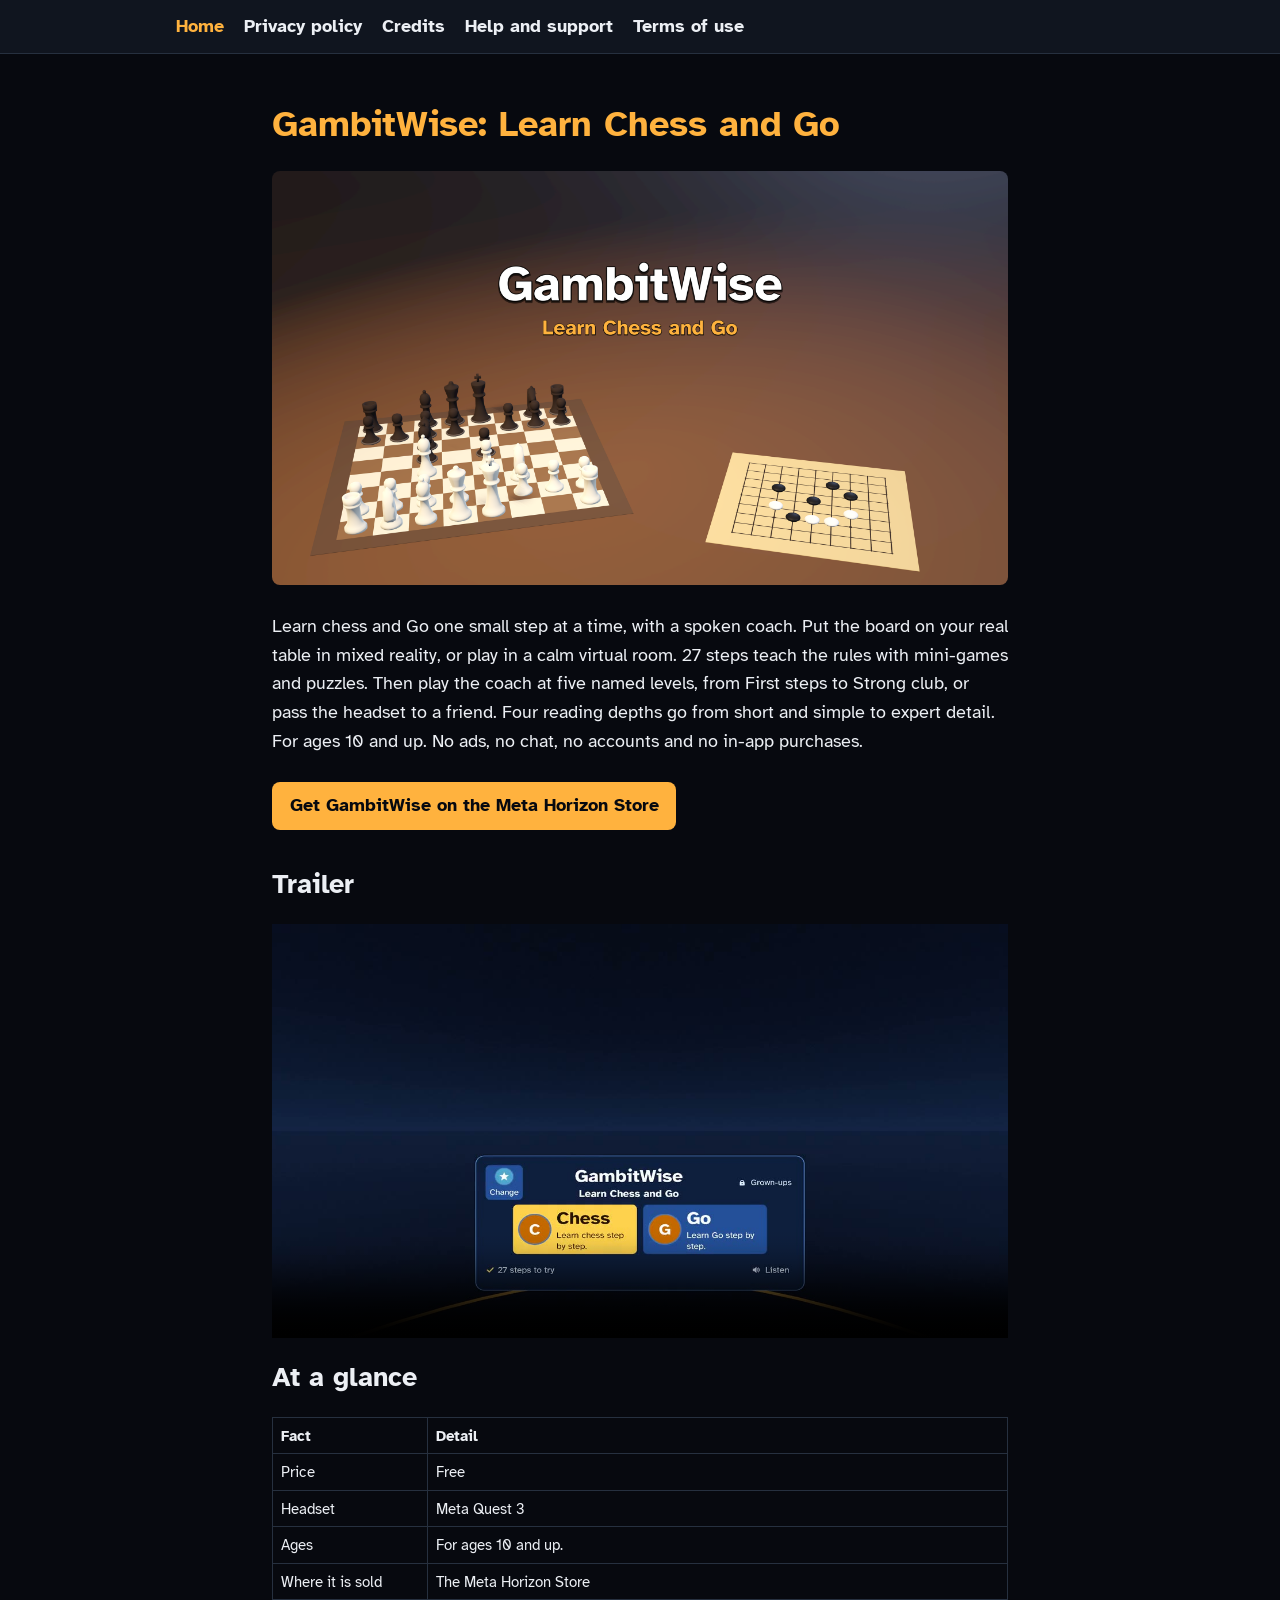
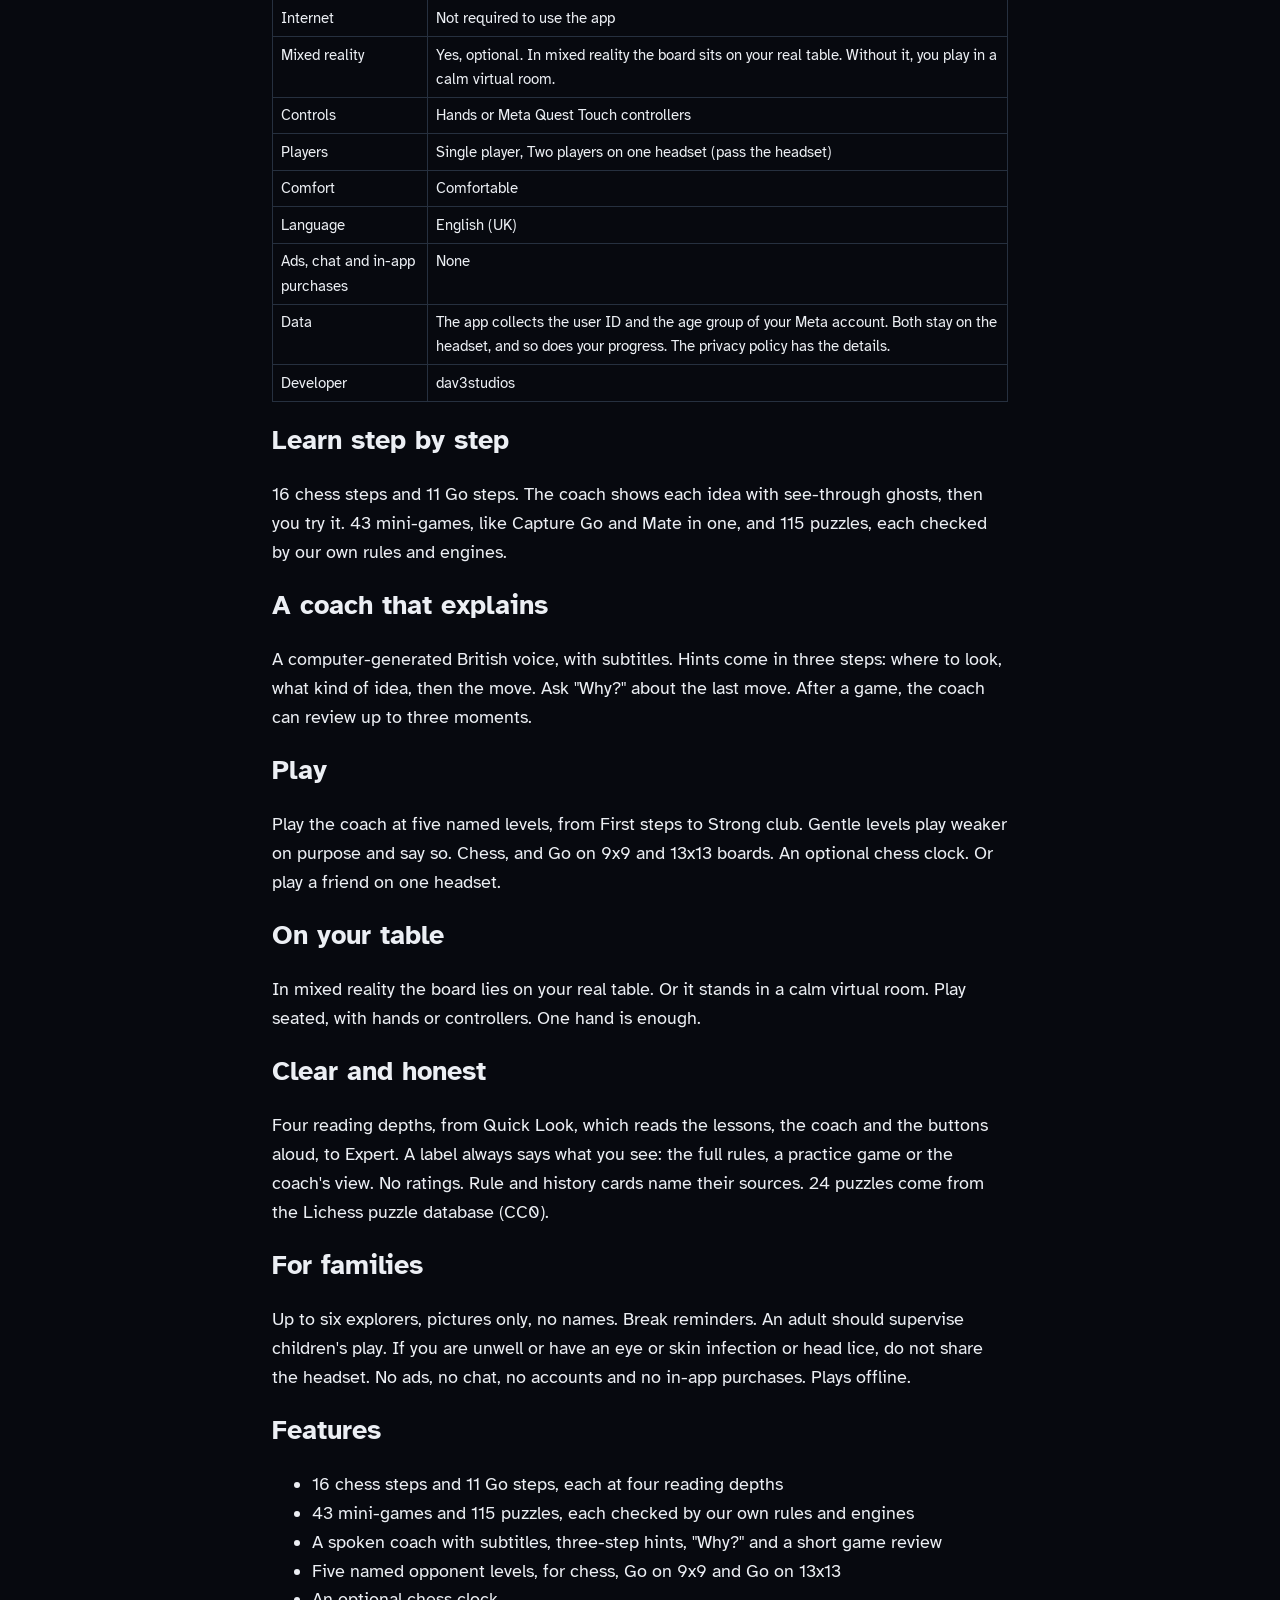
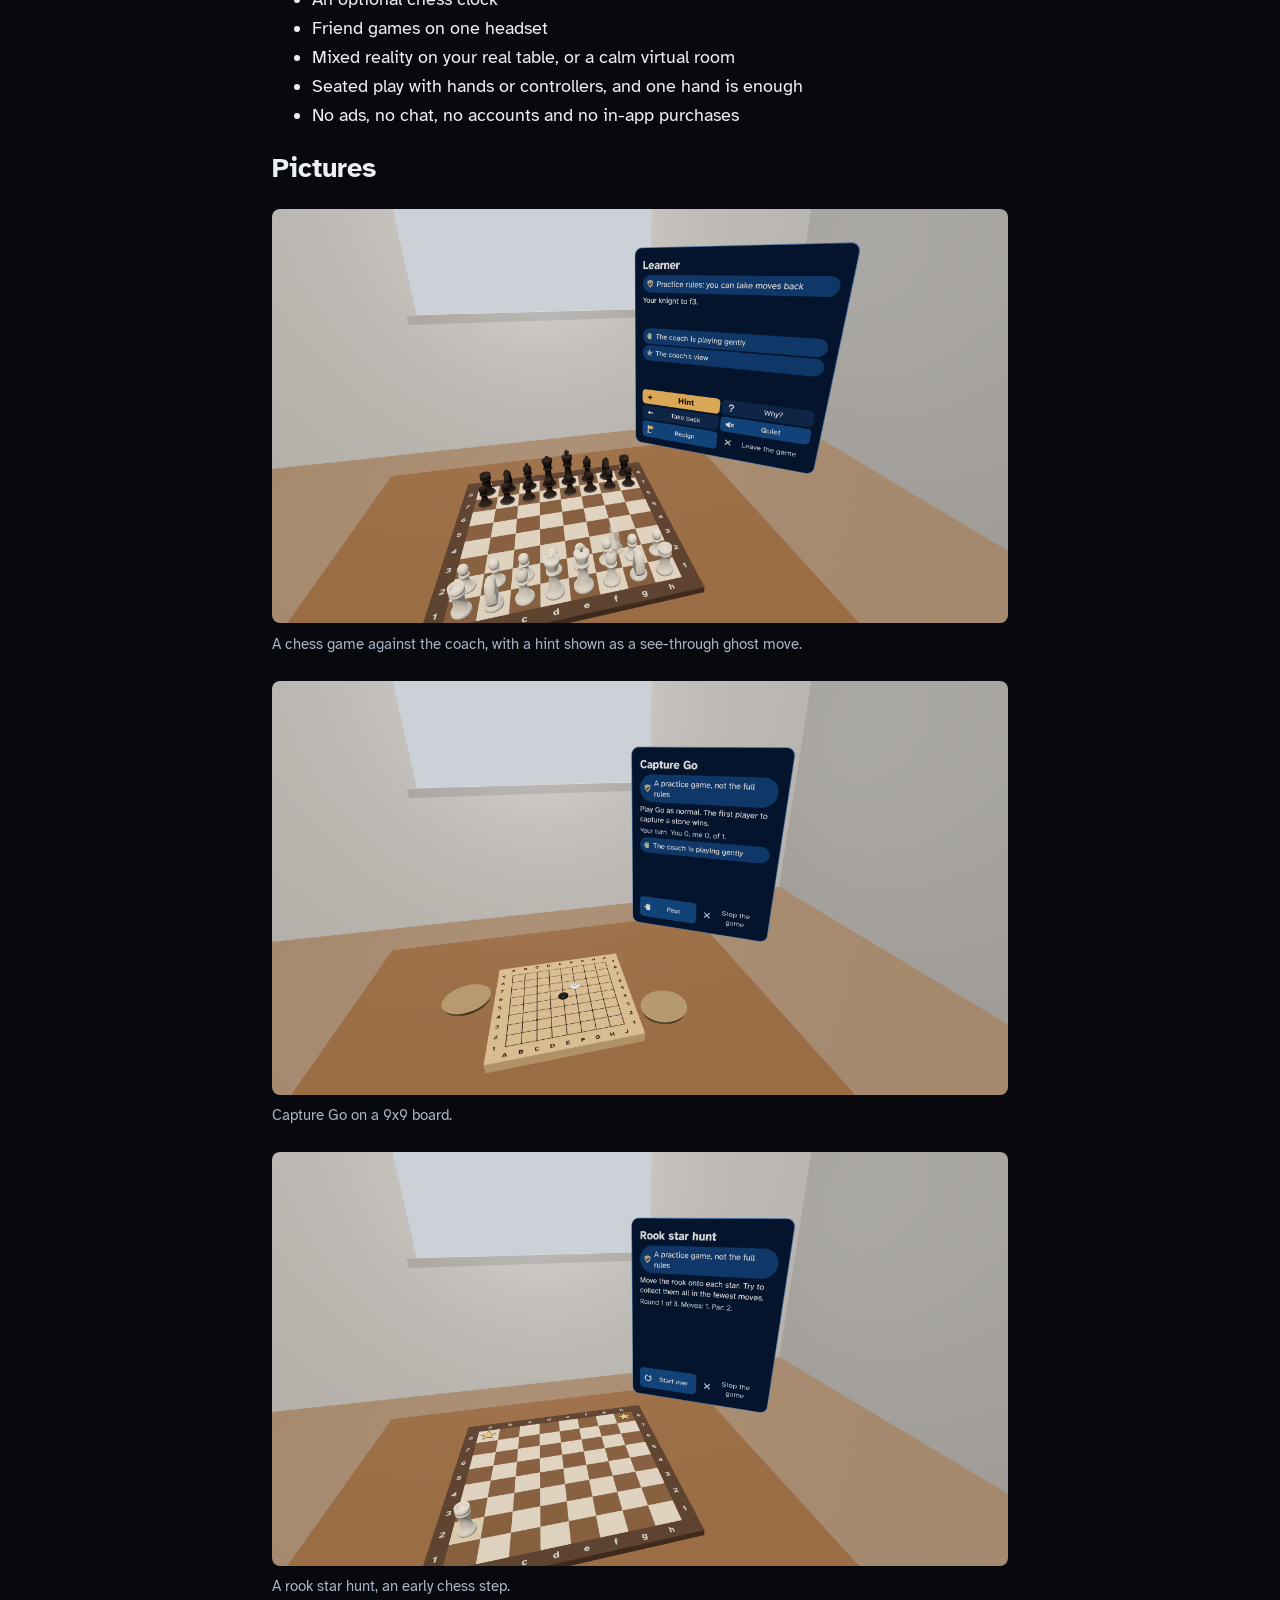
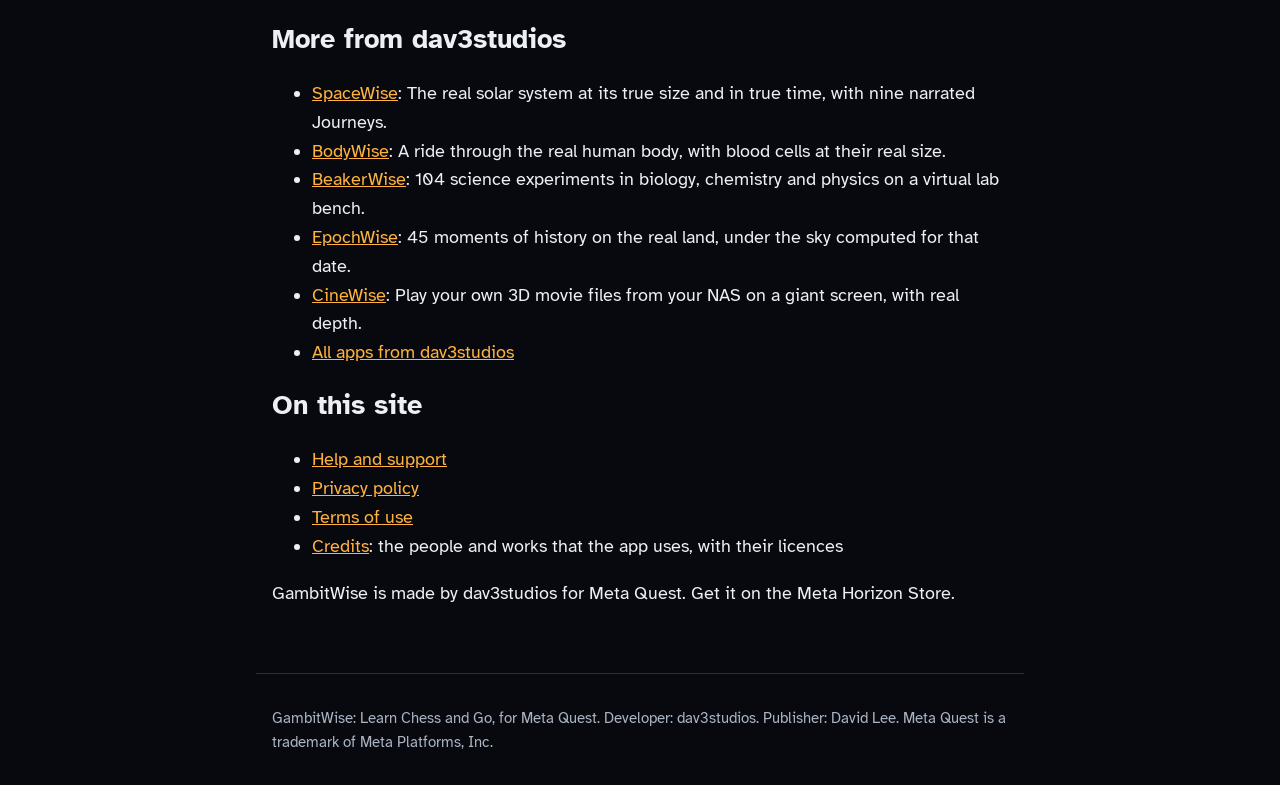
<file: index.html>
<!doctype html>
<html lang="en-GB">
<head>
<meta charset="utf-8">
<meta name="viewport" content="width=device-width, initial-scale=1">
<title>GambitWise: Learn Chess and Go for Meta Quest</title>
<meta name="description" content="Learn chess and Go one small step at a time, with a spoken coach. Put the board on your real table in mixed reality, or play in a calm virtual room. 27 steps teach the rules with mini-games and puzzles. Then play the coach at five named levels, from First steps to Strong club, or pass the headset to">
<link rel="stylesheet" href="style.css">
<link rel="canonical" href="https://dhl84.github.io/gambitwise/">
<meta property="og:type" content="website">
<meta property="og:site_name" content="GambitWise">
<meta property="og:title" content="GambitWise: Learn Chess and Go">
<meta property="og:description" content="Learn chess and Go one small step at a time, with a spoken coach. Put the board on your real table in mixed reality, or play in a calm virtual room. 27 steps teach the rules with mini-games and puzzles. Then play the coach at five named levels, from First steps to Strong club, or pass the headset to">
<meta property="og:url" content="https://dhl84.github.io/gambitwise/">
<meta property="og:image" content="https://dhl84.github.io/gambitwise/pictures/cover.png">
<meta property="og:image:width" content="2560">
<meta property="og:image:height" content="1440">
<meta property="og:video" content="https://dhl84.github.io/gambitwise/video/trailer.mp4">
<meta property="og:video:type" content="video/mp4">
<meta property="og:video:width" content="1280">
<meta property="og:video:height" content="720">
<meta name="twitter:card" content="summary_large_image">
<meta name="twitter:image" content="https://dhl84.github.io/gambitwise/pictures/cover.png">
<script type="application/ld+json">{
 "@context": "https://schema.org",
 "@type": "SoftwareApplication",
 "name": "GambitWise: Learn Chess and Go",
 "alternateName": "GambitWise",
 "description": "Learn chess and Go one small step at a time, with a spoken coach. Put the board on your real table in mixed reality, or play in a calm virtual room. 27 steps teach the rules with mini-games and puzzles. Then play the coach at five named levels, from First steps to Strong club, or pass the headset to a friend. Four reading depths go from short and simple to expert detail. For ages 10 and up. No ads, no chat, no accounts and no in-app purchases.",
 "applicationCategory": "GameApplication",
 "operatingSystem": "Meta Horizon OS",
 "availableOnDevice": "Meta Quest 3",
 "url": "https://dhl84.github.io/gambitwise/",
 "image": "https://dhl84.github.io/gambitwise/pictures/cover.png",
 "screenshot": [
  "https://dhl84.github.io/gambitwise/pictures/1.png",
  "https://dhl84.github.io/gambitwise/pictures/2.png",
  "https://dhl84.github.io/gambitwise/pictures/3.png"
 ],
 "inLanguage": "en-GB",
 "keywords": "chess, Go, board games, learn chess, learn Go, chess puzzles, Go puzzles, Capture Go, baduk, weiqi, checkmate, tactics, strategy, chess coach, tabletop, mixed reality, family, learning, education",
 "featureList": [
  "16 chess steps and 11 Go steps, each at four reading depths",
  "43 mini-games and 115 puzzles, each checked by our own rules and engines",
  "A spoken coach with subtitles, three-step hints, \"Why?\" and a short game review",
  "Five named opponent levels, for chess, Go on 9x9 and Go on 13x13",
  "An optional chess clock",
  "Friend games on one headset",
  "Mixed reality on your real table, or a calm virtual room",
  "Seated play with hands or controllers, and one hand is enough",
  "No ads, no chat, no accounts and no in-app purchases"
 ],
 "typicalAgeRange": "10-",
 "isAccessibleForFree": true,
 "offers": {
  "@type": "Offer",
  "price": "0.00",
  "priceCurrency": "USD",
  "url": "https://www.meta.com/experiences/1477794802074442/"
 },
 "author": {
  "@type": "Organization",
  "name": "dav3studios",
  "url": "https://dhl84.github.io/"
 },
 "downloadUrl": "https://www.meta.com/experiences/1477794802074442/",
 "publisher": {
  "@type": "Organization",
  "name": "dav3studios",
  "url": "https://dhl84.github.io/"
 },
 "video": {
  "@type": "VideoObject",
  "contentUrl": "https://dhl84.github.io/gambitwise/video/trailer.mp4"
 }
}</script>
<script type="application/ld+json">{
 "@context": "https://schema.org",
 "@type": "VideoObject",
 "name": "GambitWise: Learn Chess and Go trailer",
 "description": "Learn chess and Go one small step at a time, with a spoken coach. Put the board on your real table in mixed reality, or play in a calm virtual room. 27 steps teach the rules with mini-games and puzzles. Then play the coach at five named levels, from First steps to Strong club, or pass the headset to a friend. Four reading depths go from short and simple to expert detail. For ages 10 and up. No ads, no chat, no accounts and no in-app purchases.",
 "thumbnailUrl": [
  "https://dhl84.github.io/gambitwise/video/trailer.jpg"
 ],
 "uploadDate": "2026-11-25",
 "contentUrl": "https://dhl84.github.io/gambitwise/video/trailer.mp4",
 "embedUrl": "https://dhl84.github.io/gambitwise/",
 "inLanguage": "en-GB",
 "duration": "PT0M59S"
}</script>
</head>
<body>
<header><nav><a href="index.html" aria-current="page">Home</a> <a href="privacy.html">Privacy policy</a> <a href="credits.html">Credits</a> <a href="support.html">Help and support</a> <a href="terms.html">Terms of use</a></nav></header>
<main>
<h1>GambitWise: Learn Chess and Go</h1>
<p><img alt="GambitWise: Learn Chess and Go" src="pictures/cover.png"></p>
<p>Learn chess and Go one small step at a time, with a spoken coach. Put the board on your real table in mixed reality, or play in a calm virtual room. 27 steps teach the rules with mini-games and puzzles. Then play the coach at five named levels, from First steps to Strong club, or pass the headset to a friend. Four reading depths go from short and simple to expert detail. For ages 10 and up. No ads, no chat, no accounts and no in-app purchases.</p>
<p><a class="store" href="https://www.meta.com/experiences/1477794802074442/">Get GambitWise on the Meta Horizon Store</a></p>
<h2>Trailer</h2>
<video controls preload="none" playsinline width="1280" height="720" poster="video/trailer.jpg"><source src="video/trailer.mp4" type="video/mp4"><a href="video/trailer.mp4">Watch the GambitWise trailer</a></video>

<h2>At a glance</h2>
<table>
<thead>
<tr>
<th>Fact</th>
<th>Detail</th>
</tr>
</thead>
<tbody>
<tr>
<td>Price</td>
<td>Free</td>
</tr>
<tr>
<td>Headset</td>
<td>Meta Quest 3</td>
</tr>
<tr>
<td>Ages</td>
<td>For ages 10 and up.</td>
</tr>
<tr>
<td>Where it is sold</td>
<td>The Meta Horizon Store</td>
</tr>
<tr>
<td>Internet</td>
<td>Not required to use the app</td>
</tr>
<tr>
<td>Mixed reality</td>
<td>Yes, optional. In mixed reality the board sits on your real table. Without it, you play in a calm virtual room.</td>
</tr>
<tr>
<td>Controls</td>
<td>Hands or Meta Quest Touch controllers</td>
</tr>
<tr>
<td>Players</td>
<td>Single player, Two players on one headset (pass the headset)</td>
</tr>
<tr>
<td>Comfort</td>
<td>Comfortable</td>
</tr>
<tr>
<td>Language</td>
<td>English (UK)</td>
</tr>
<tr>
<td>Ads, chat and in-app purchases</td>
<td>None</td>
</tr>
<tr>
<td>Data</td>
<td>The app collects the user ID and the age group of your Meta account. Both stay on the headset, and so does your progress. The privacy policy has the details.</td>
</tr>
<tr>
<td>Developer</td>
<td>dav3studios</td>
</tr>
</tbody>
</table>
<h2>Learn step by step</h2>
<p>16 chess steps and 11 Go steps. The coach shows each idea with see-through ghosts, then you try it. 43 mini-games, like Capture Go and Mate in one, and 115 puzzles, each checked by our own rules and engines.</p>
<h2>A coach that explains</h2>
<p>A computer-generated British voice, with subtitles. Hints come in three steps: where to look, what kind of idea, then the move. Ask "Why?" about the last move. After a game, the coach can review up to three moments.</p>
<h2>Play</h2>
<p>Play the coach at five named levels, from First steps to Strong club. Gentle levels play weaker on purpose and say so. Chess, and Go on 9x9 and 13x13 boards. An optional chess clock. Or play a friend on one headset.</p>
<h2>On your table</h2>
<p>In mixed reality the board lies on your real table. Or it stands in a calm virtual room. Play seated, with hands or controllers. One hand is enough.</p>
<h2>Clear and honest</h2>
<p>Four reading depths, from Quick Look, which reads the lessons, the coach and the buttons aloud, to Expert. A label always says what you see: the full rules, a practice game or the coach's view. No ratings. Rule and history cards name their sources. 24 puzzles come from the Lichess puzzle database (CC0).</p>
<h2>For families</h2>
<p>Up to six explorers, pictures only, no names. Break reminders. An adult should supervise children's play. If you are unwell or have an eye or skin infection or head lice, do not share the headset. No ads, no chat, no accounts and no in-app purchases. Plays offline.</p>
<h2>Features</h2>
<ul>
<li>16 chess steps and 11 Go steps, each at four reading depths</li>
<li>43 mini-games and 115 puzzles, each checked by our own rules and engines</li>
<li>A spoken coach with subtitles, three-step hints, "Why?" and a short game review</li>
<li>Five named opponent levels, for chess, Go on 9x9 and Go on 13x13</li>
<li>An optional chess clock</li>
<li>Friend games on one headset</li>
<li>Mixed reality on your real table, or a calm virtual room</li>
<li>Seated play with hands or controllers, and one hand is enough</li>
<li>No ads, no chat, no accounts and no in-app purchases</li>
</ul>
<h2>Pictures</h2>
<figure><img src="pictures/1.png" alt="A chess game against the coach, with a hint shown as a see-through ghost move." loading="lazy"><figcaption>A chess game against the coach, with a hint shown as a see-through ghost move.</figcaption></figure>

<figure><img src="pictures/2.png" alt="Capture Go on a 9x9 board." loading="lazy"><figcaption>Capture Go on a 9x9 board.</figcaption></figure>

<figure><img src="pictures/3.png" alt="A rook star hunt, an early chess step." loading="lazy"><figcaption>A rook star hunt, an early chess step.</figcaption></figure>

<h2>More from dav3studios</h2>
<ul>
<li><a href="https://dhl84.github.io/spacewise/">SpaceWise</a>: The real solar system at its true size and in true time, with nine narrated Journeys.</li>
<li><a href="https://dhl84.github.io/bodywise/">BodyWise</a>: A ride through the real human body, with blood cells at their real size.</li>
<li><a href="https://dhl84.github.io/beakerwise/">BeakerWise</a>: 104 science experiments in biology, chemistry and physics on a virtual lab bench.</li>
<li><a href="https://dhl84.github.io/epochwise/">EpochWise</a>: 45 moments of history on the real land, under the sky computed for that date.</li>
<li><a href="https://dhl84.github.io/cinewise/">CineWise</a>: Play your own 3D movie files from your NAS on a giant screen, with real depth.</li>
<li><a href="https://dhl84.github.io/">All apps from dav3studios</a></li>
</ul>
<h2>On this site</h2>
<ul>
<li><a href="support.html">Help and support</a></li>
<li><a href="privacy.html">Privacy policy</a></li>
<li><a href="terms.html">Terms of use</a></li>
<li><a href="credits.html">Credits</a>: the people and works that the app uses, with their licences</li>
</ul>
<p>GambitWise is made by dav3studios for Meta Quest. Get it on the Meta Horizon Store.</p>
</main>
<footer><p>GambitWise: Learn Chess and Go, for Meta Quest. Developer: dav3studios. Publisher: David Lee. Meta Quest is a trademark of Meta Platforms, Inc.</p></footer>
</body>
</html>
</file>
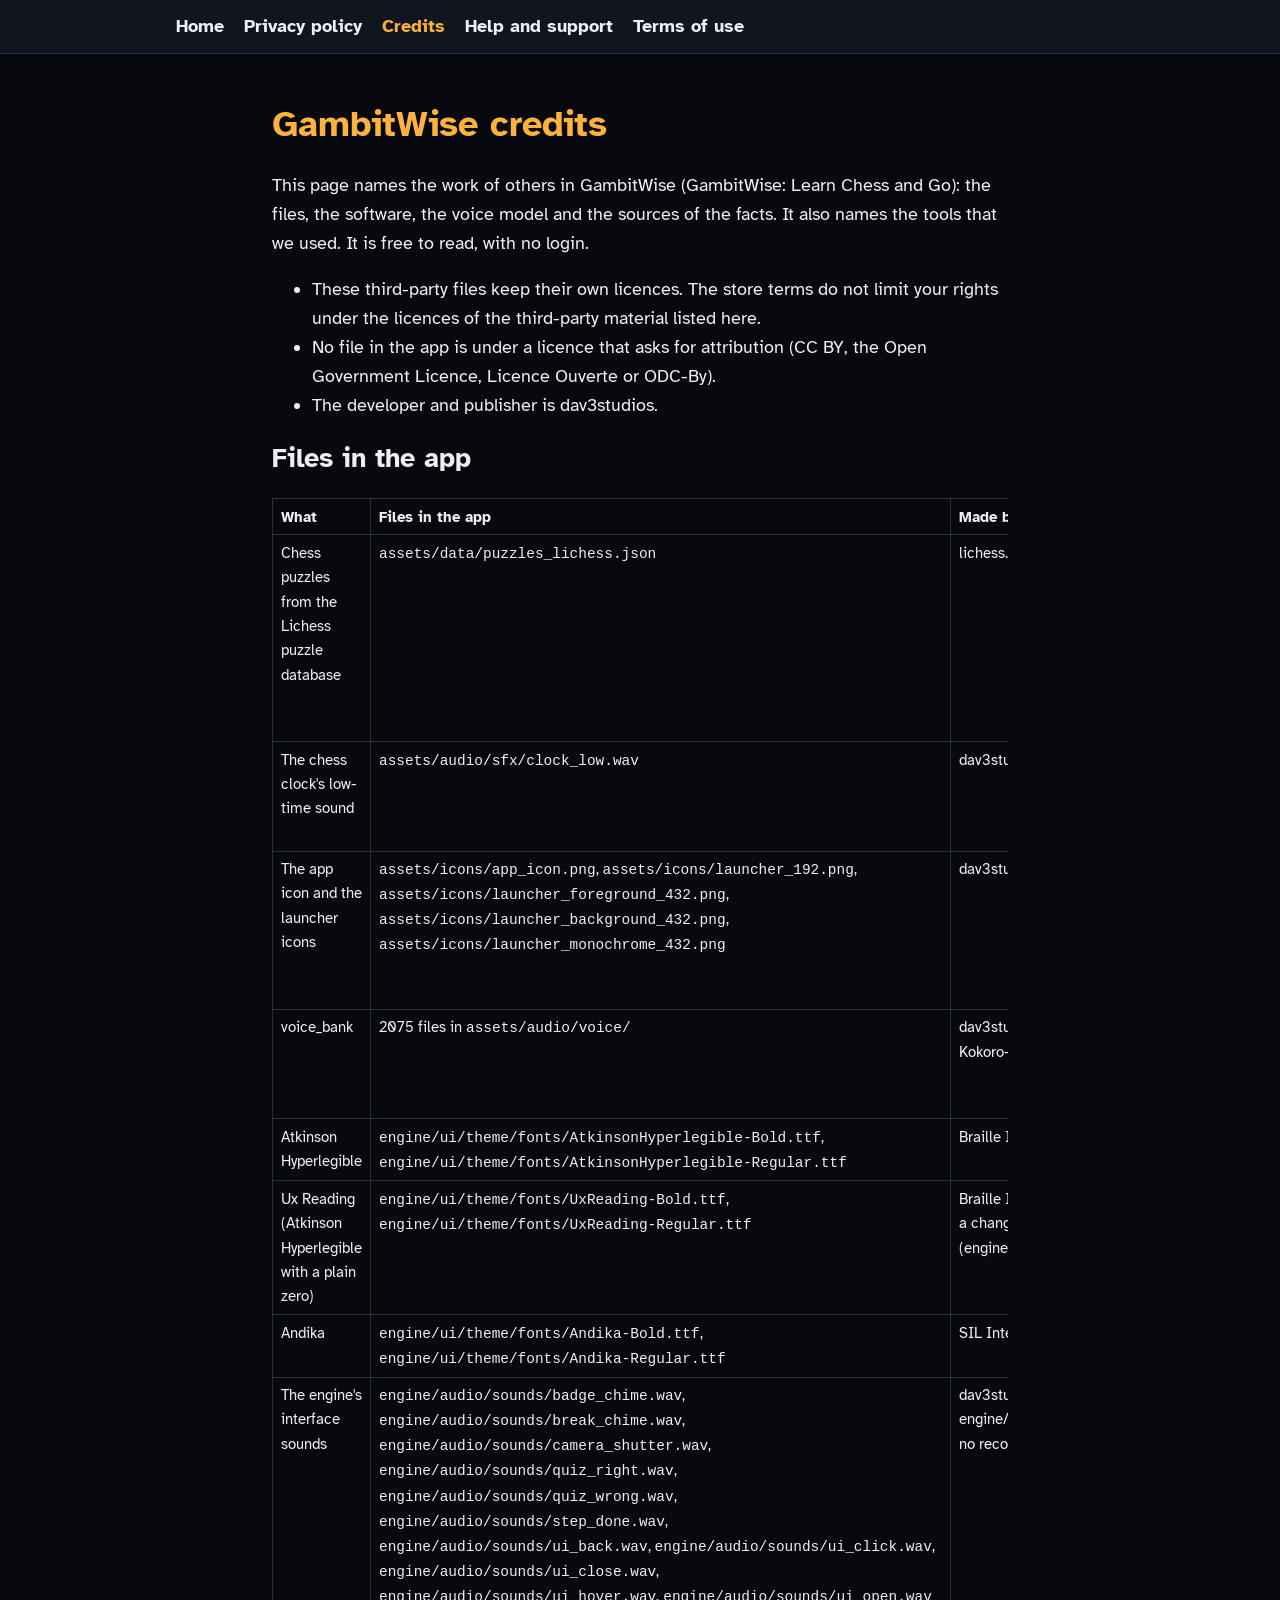
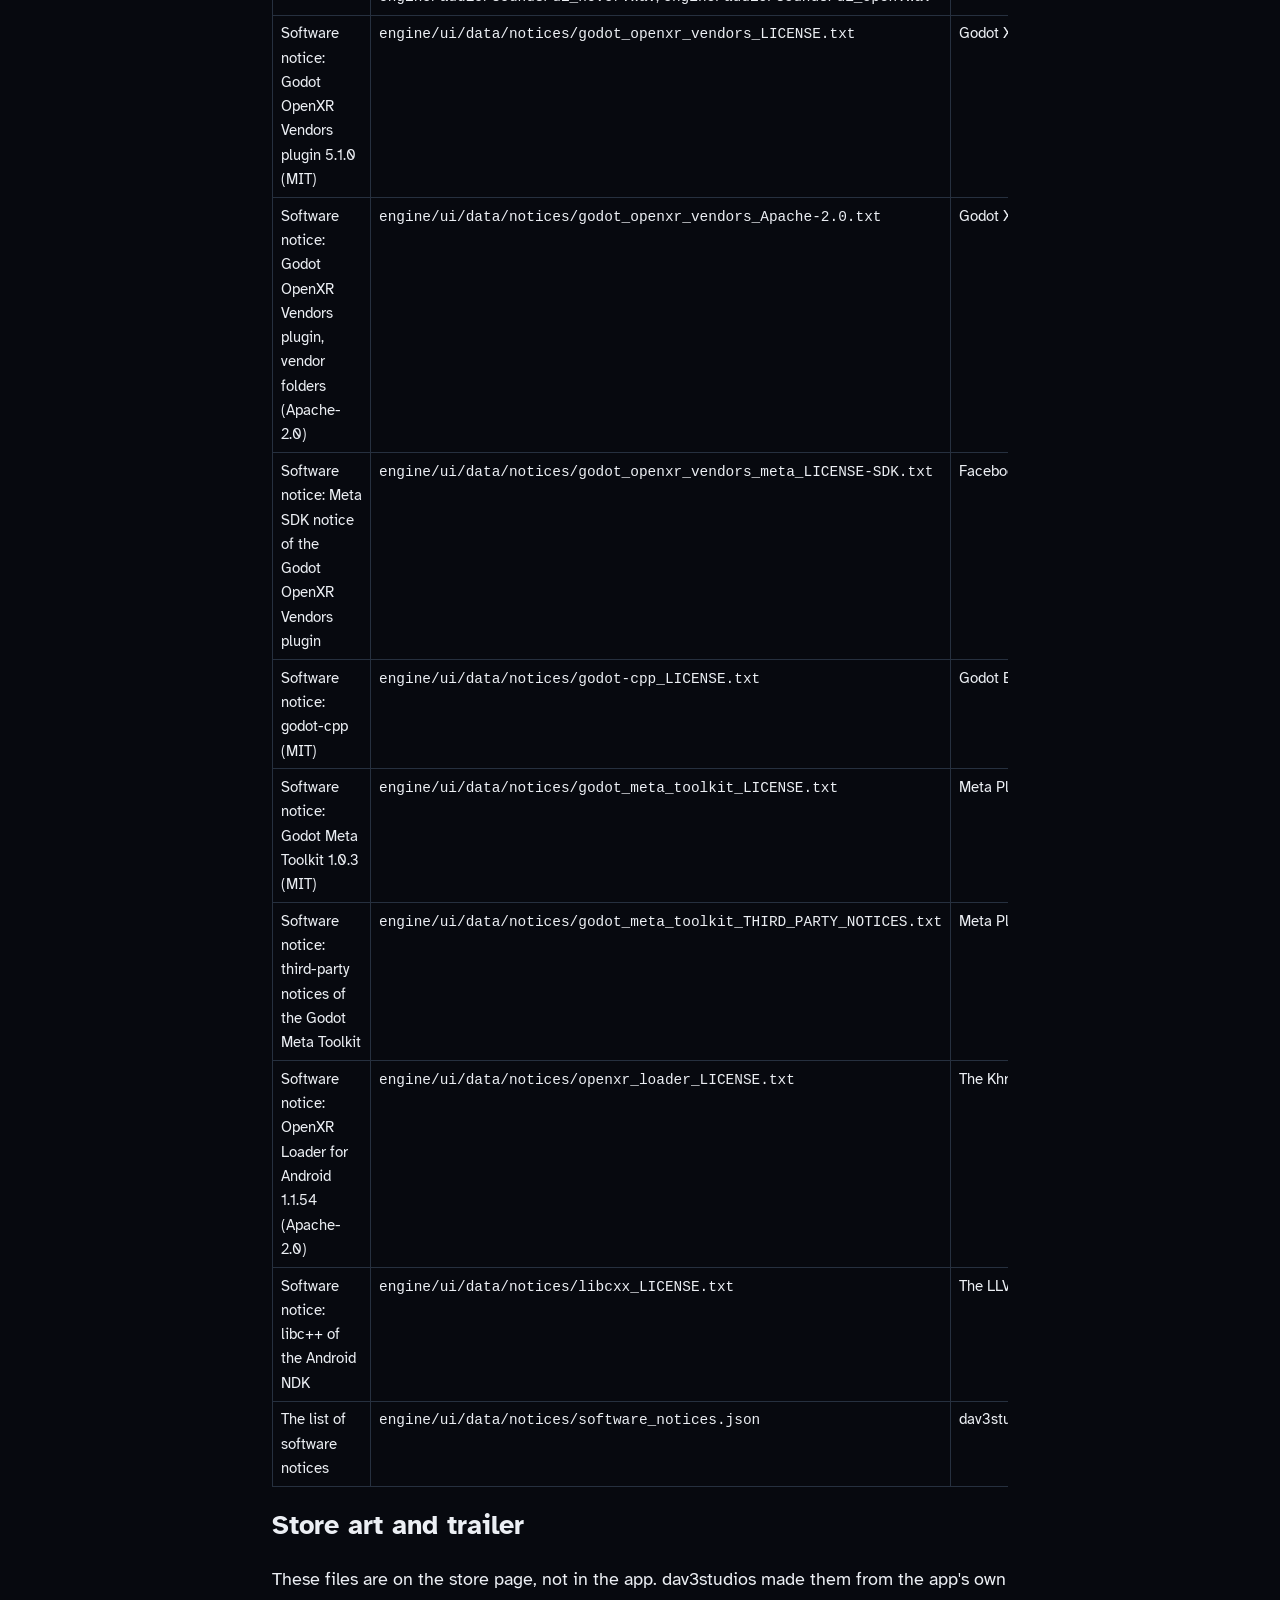
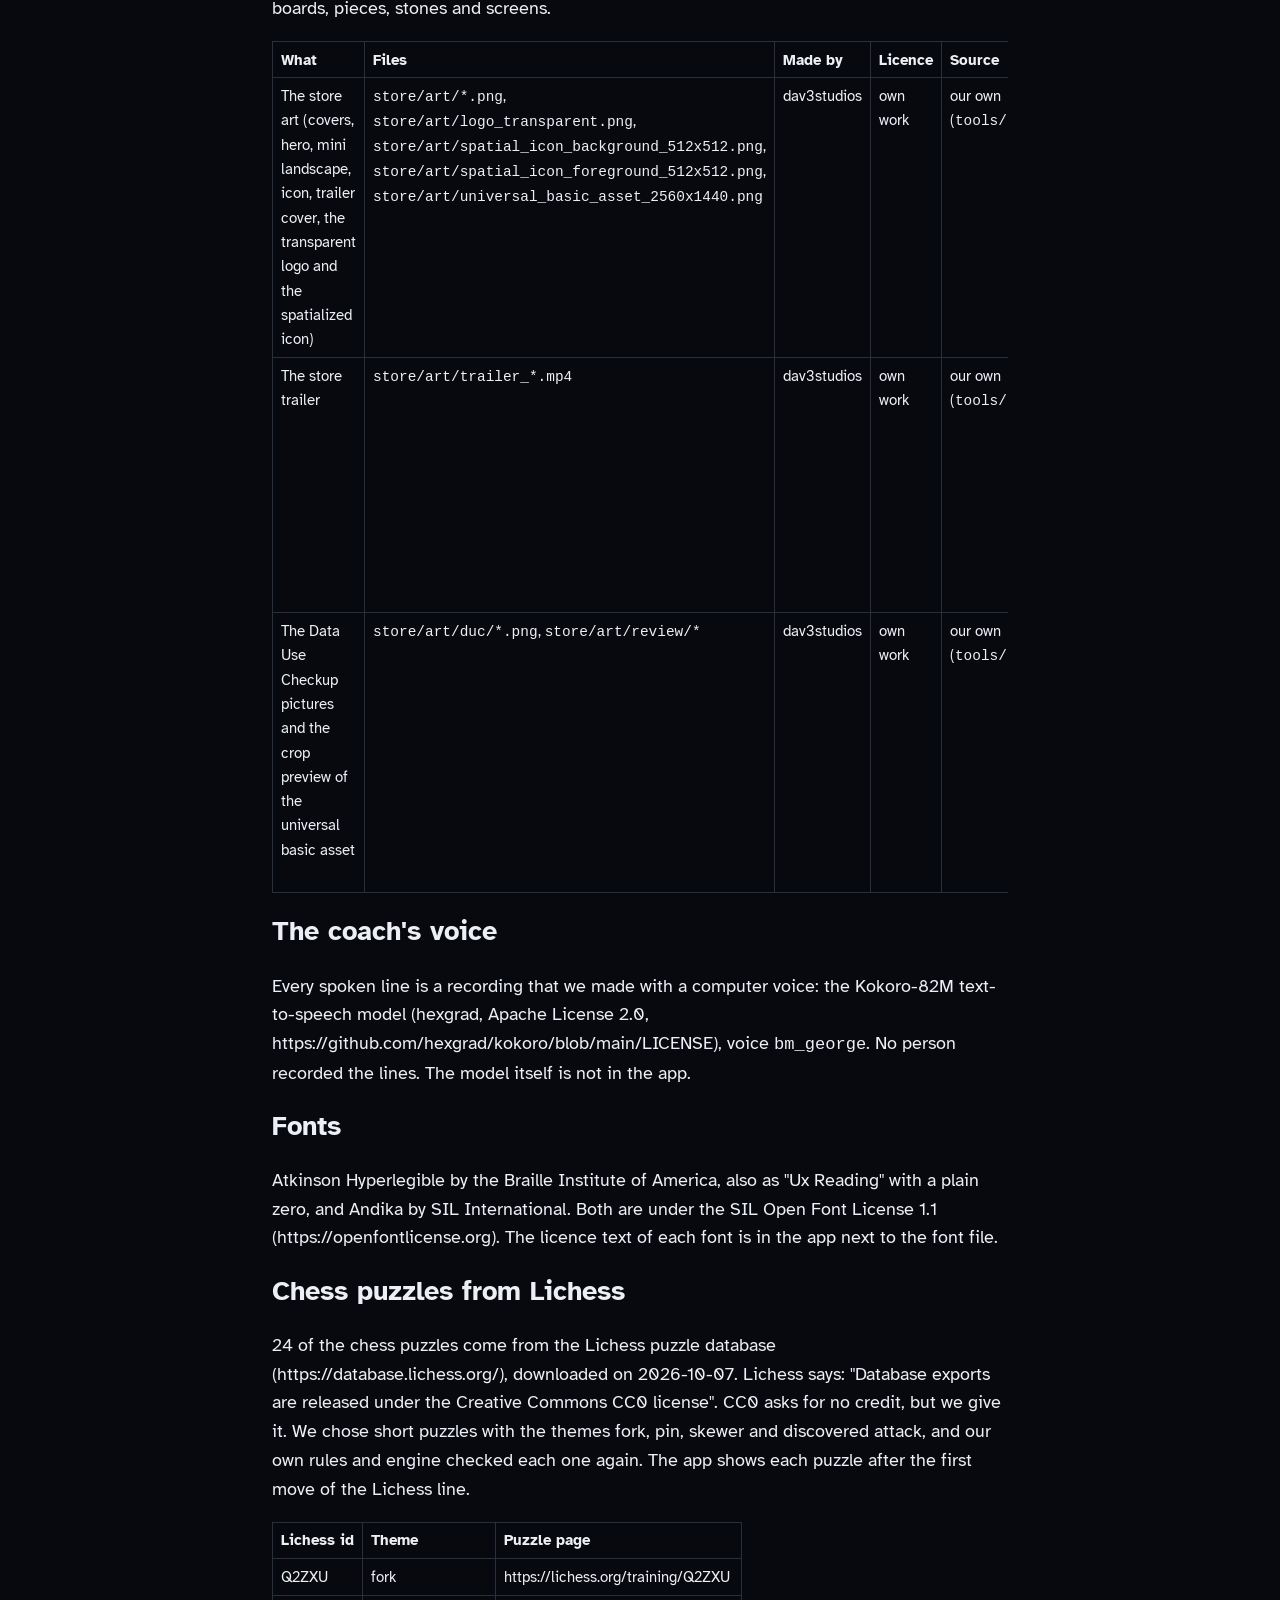
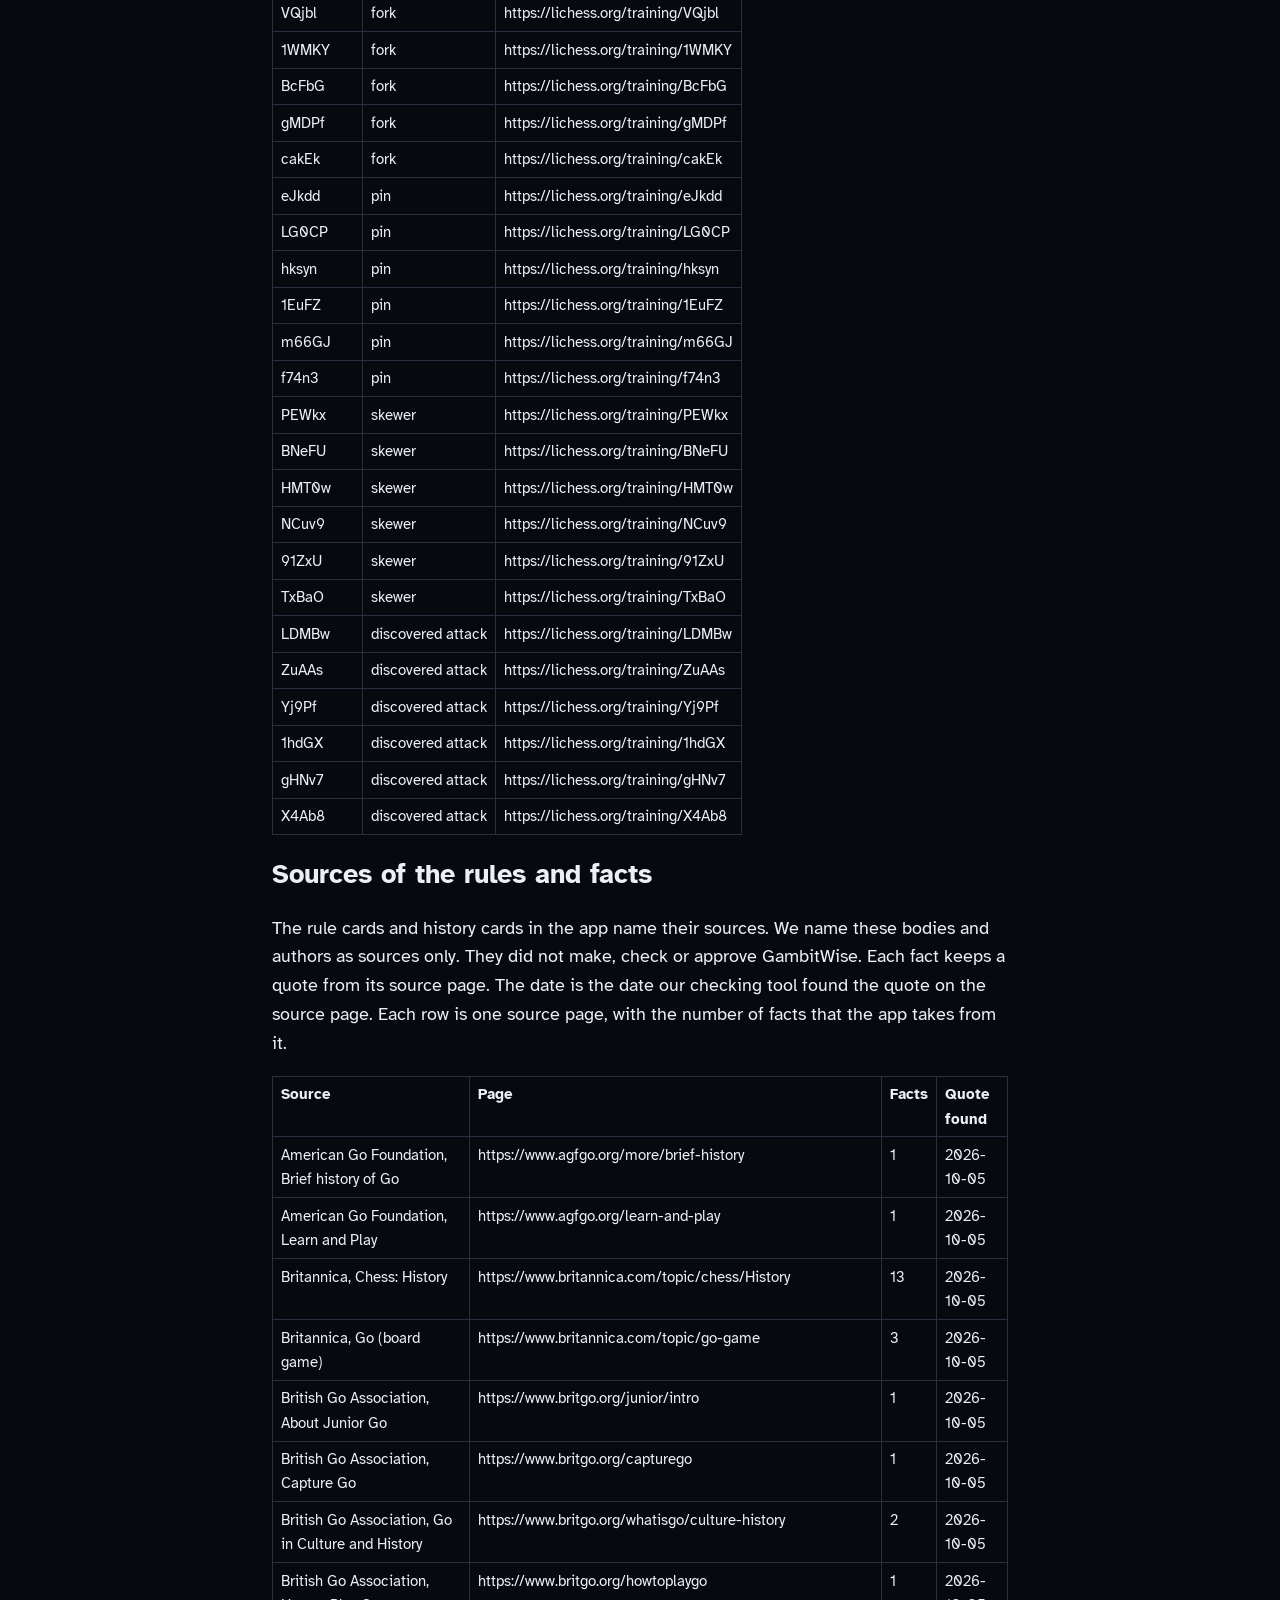
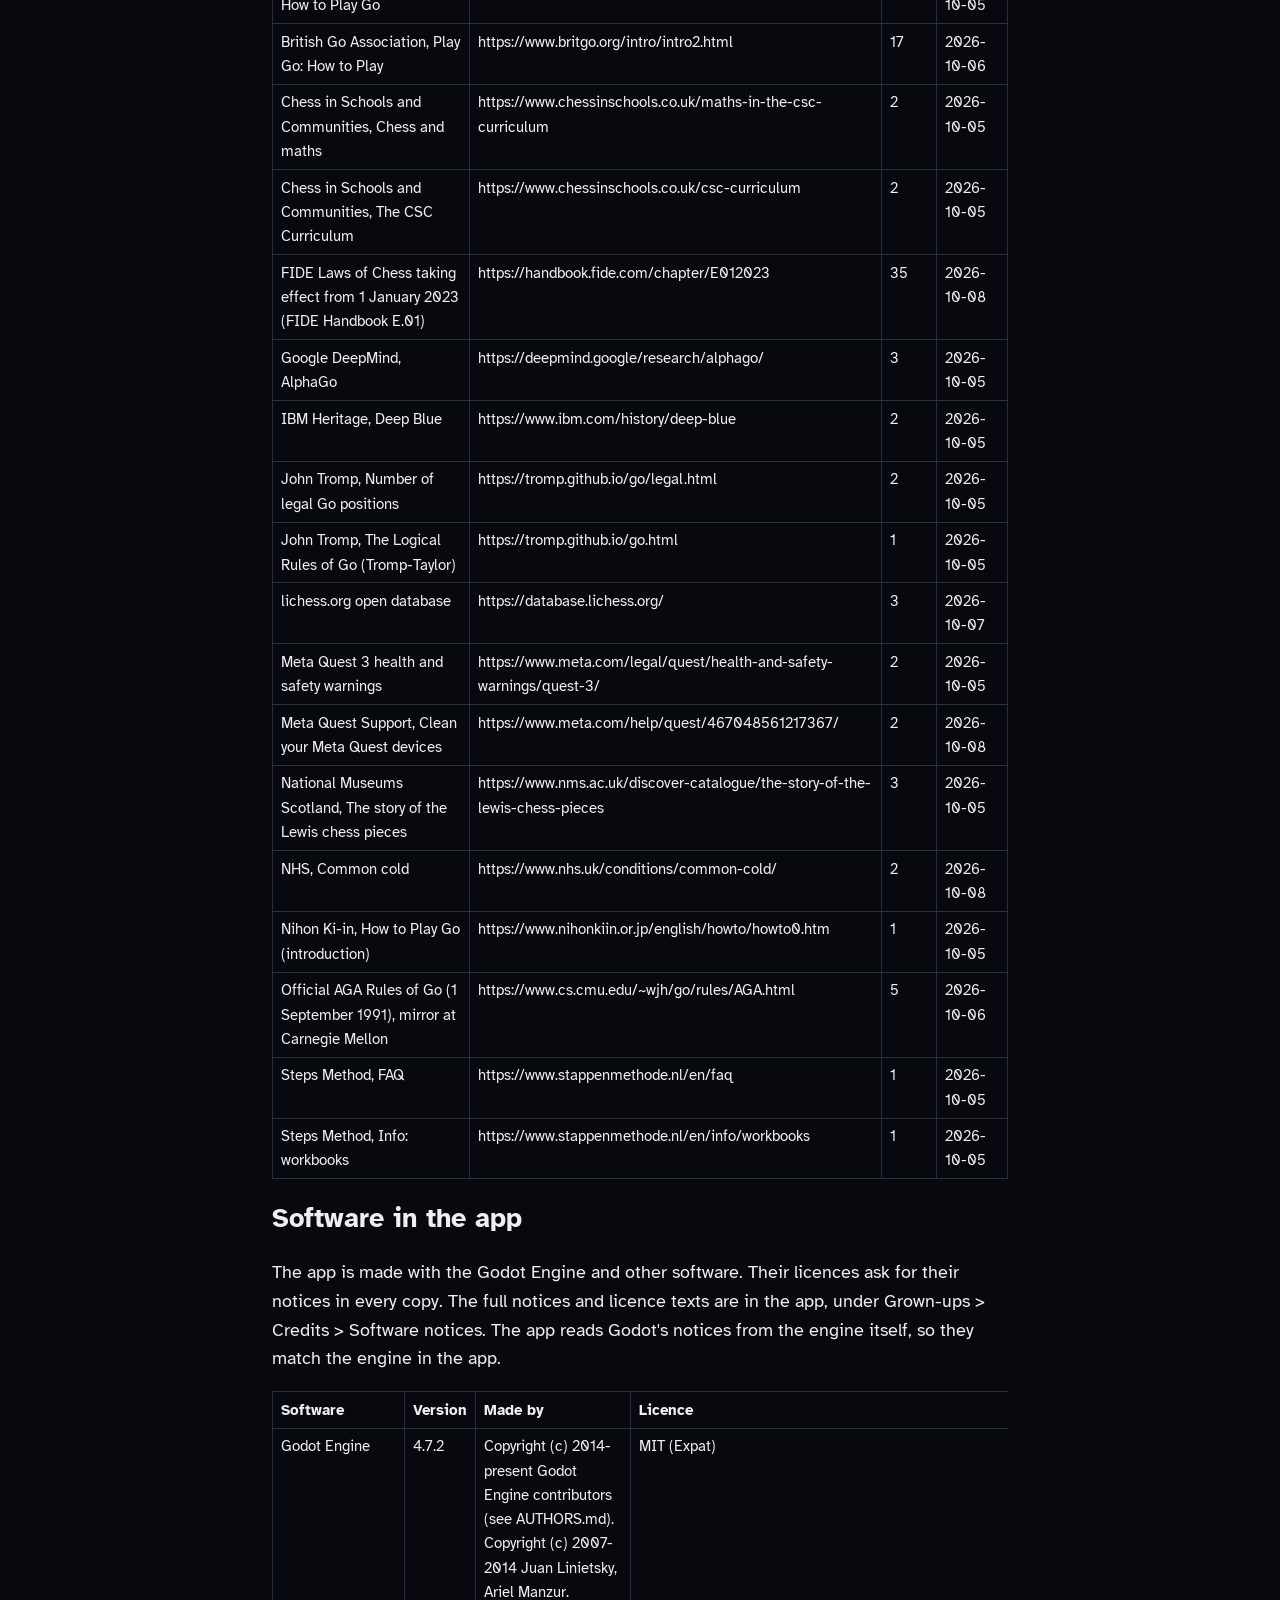
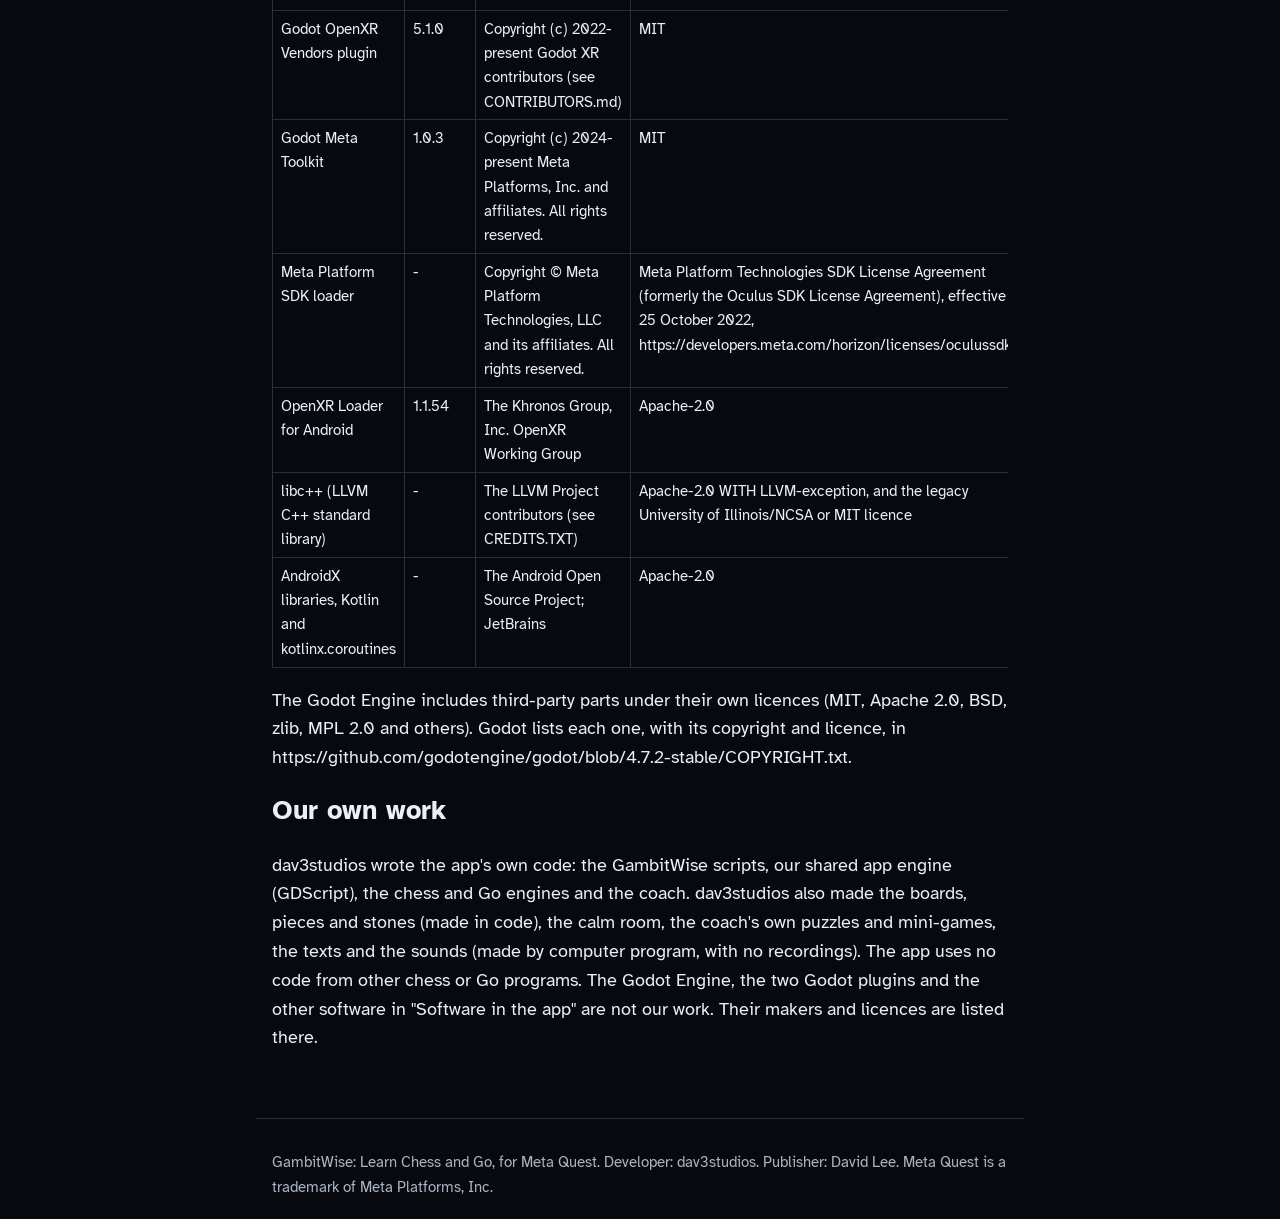
<file: credits.html>
<!doctype html>
<html lang="en-GB">
<head>
<meta charset="utf-8">
<meta name="viewport" content="width=device-width, initial-scale=1">
<title>Credits | GambitWise</title>
<meta name="description" content="Learn chess and Go one small step at a time, with a spoken coach. Put the board on your real table in mixed reality, or play in a calm virtual room. 27 steps teach the rules with mini-games and puzzles. Then play the coach at five named levels, from First steps to Strong club, or pass the headset to">
<link rel="stylesheet" href="style.css">
<link rel="canonical" href="https://dhl84.github.io/gambitwise/credits.html">
</head>
<body>
<header><nav><a href="index.html">Home</a> <a href="privacy.html">Privacy policy</a> <a href="credits.html" aria-current="page">Credits</a> <a href="support.html">Help and support</a> <a href="terms.html">Terms of use</a></nav></header>
<main>
<h1>GambitWise credits</h1>
<p>This page names the work of others in GambitWise (GambitWise: Learn Chess and Go): the files, the software, the voice model and the sources of the facts. It also names the tools that we used. It is free to read, with no login.</p>
<ul>
<li>These third-party files keep their own licences. The store terms do not limit your rights under the licences of the third-party material listed here.</li>
<li>No file in the app is under a licence that asks for attribution (CC BY, the Open Government Licence, Licence Ouverte or ODC-By).</li>
<li>The developer and publisher is dav3studios.</li>
</ul>
<h2>Files in the app</h2>
<table>
<thead>
<tr>
<th>What</th>
<th>Files in the app</th>
<th>Made by</th>
<th>Licence</th>
<th>Source</th>
<th>Changes</th>
</tr>
</thead>
<tbody>
<tr>
<td>Chess puzzles from the Lichess puzzle database</td>
<td><code>assets/data/puzzles_lichess.json</code></td>
<td>lichess.org (the Lichess puzzle database)</td>
<td><a href="https://creativecommons.org/publicdomain/zero/1.0/">CC0</a></td>
<td><a href="https://database.lichess.org/">https://database.lichess.org/</a></td>
<td>A filtered set of 24 puzzles (tools/filter_lichess.py), each checked by our own rules and engine (tools/check_lichess.gd). The position is shown after the first move of the line, as the Lichess page says. The game links are left out.</td>
</tr>
<tr>
<td>The chess clock's low-time sound</td>
<td><code>assets/audio/sfx/clock_low.wav</code></td>
<td>dav3studios</td>
<td>own work</td>
<td>our own (<code>tools/audio/make_clock_sound.py</code>)</td>
<td>Made by tools/audio/make_clock_sound.py: two soft sine tones, no recording or sample.</td>
</tr>
<tr>
<td>The app icon and the launcher icons</td>
<td><code>assets/icons/app_icon.png</code>, <code>assets/icons/launcher_192.png</code>, <code>assets/icons/launcher_foreground_432.png</code>, <code>assets/icons/launcher_background_432.png</code>, <code>assets/icons/launcher_monochrome_432.png</code></td>
<td>dav3studios</td>
<td>own work</td>
<td>our own (<code>tools/store/store_art.gd</code>)</td>
<td>Rendered by Godot from the app's own board, knight and stone meshes (src/gambit/board/), made in code. No picture, model or texture from anywhere else, and no generated image.</td>
</tr>
<tr>
<td>voice_bank</td>
<td>2075 files in <code>assets/audio/voice/</code></td>
<td>dav3studios (the coach's voice, made with the Kokoro-82M model, voice bm_george)</td>
<td>own work</td>
<td>our own (<code>q3/engine/tools/audio/make_ui_voice.py</code>)</td>
<td>Text from content/ (GambitVoice), spoken with content/pronunciation.json; mastered to -18 LUFS.</td>
</tr>
<tr>
<td>Atkinson Hyperlegible</td>
<td><code>engine/ui/theme/fonts/AtkinsonHyperlegible-Bold.ttf</code>, <code>engine/ui/theme/fonts/AtkinsonHyperlegible-Regular.ttf</code></td>
<td>Braille Institute of America, Inc.</td>
<td><a href="https://openfontlicense.org">SIL OFL 1.1</a></td>
<td><a href="https://github.com/google/fonts/tree/main/ofl/atkinsonhyperlegible">https://github.com/google/fonts/tree/main/ofl/atkinsonhyperlegible</a></td>
<td>none</td>
</tr>
<tr>
<td>Ux Reading (Atkinson Hyperlegible with a plain zero)</td>
<td><code>engine/ui/theme/fonts/UxReading-Bold.ttf</code>, <code>engine/ui/theme/fonts/UxReading-Regular.ttf</code></td>
<td>Braille Institute of America, Inc. The plain zero is a change made by the engine (engine/ui/theme/tools/make_plain_zero_font.py).</td>
<td><a href="https://openfontlicense.org">SIL OFL 1.1</a></td>
<td><a href="https://github.com/google/fonts/tree/main/ofl/atkinsonhyperlegible">https://github.com/google/fonts/tree/main/ofl/atkinsonhyperlegible</a></td>
<td>The zero has no slash or dot. The font has a new name, because the original's reserved font name is not used for a changed font.</td>
</tr>
<tr>
<td>Andika</td>
<td><code>engine/ui/theme/fonts/Andika-Bold.ttf</code>, <code>engine/ui/theme/fonts/Andika-Regular.ttf</code></td>
<td>SIL International</td>
<td><a href="https://openfontlicense.org">SIL OFL 1.1</a></td>
<td><a href="https://github.com/google/fonts/tree/main/ofl/andika">https://github.com/google/fonts/tree/main/ofl/andika</a></td>
<td>none</td>
</tr>
<tr>
<td>The engine's interface sounds</td>
<td><code>engine/audio/sounds/badge_chime.wav</code>, <code>engine/audio/sounds/break_chime.wav</code>, <code>engine/audio/sounds/camera_shutter.wav</code>, <code>engine/audio/sounds/quiz_right.wav</code>, <code>engine/audio/sounds/quiz_wrong.wav</code>, <code>engine/audio/sounds/step_done.wav</code>, <code>engine/audio/sounds/ui_back.wav</code>, <code>engine/audio/sounds/ui_click.wav</code>, <code>engine/audio/sounds/ui_close.wav</code>, <code>engine/audio/sounds/ui_hover.wav</code>, <code>engine/audio/sounds/ui_open.wav</code></td>
<td>dav3studios (made by the engine's engine/audio/tools/make_sounds.py, procedural, no recordings)</td>
<td>own work</td>
<td>our own</td>
<td>none</td>
</tr>
<tr>
<td>Software notice: Godot OpenXR Vendors plugin 5.1.0 (MIT)</td>
<td><code>engine/ui/data/notices/godot_openxr_vendors_LICENSE.txt</code></td>
<td>Godot XR contributors</td>
<td><a href="https://opensource.org/license/mit">MIT</a></td>
<td><a href="https://github.com/GodotVR/godot_openxr_vendors/blob/5.1.0-stable/LICENSE">https://github.com/GodotVR/godot_openxr_vendors/blob/5.1.0-stable/LICENSE</a></td>
<td>none</td>
</tr>
<tr>
<td>Software notice: Godot OpenXR Vendors plugin, vendor folders (Apache-2.0)</td>
<td><code>engine/ui/data/notices/godot_openxr_vendors_Apache-2.0.txt</code></td>
<td>Godot XR contributors</td>
<td><a href="https://www.apache.org/licenses/LICENSE-2.0">Apache-2.0</a></td>
<td><a href="https://github.com/GodotVR/godot_openxr_vendors/tree/5.1.0-stable">https://github.com/GodotVR/godot_openxr_vendors/tree/5.1.0-stable</a></td>
<td>none</td>
</tr>
<tr>
<td>Software notice: Meta SDK notice of the Godot OpenXR Vendors plugin</td>
<td><code>engine/ui/data/notices/godot_openxr_vendors_meta_LICENSE-SDK.txt</code></td>
<td>Facebook Technologies, LLC (Meta)</td>
<td><a href="https://developer.oculus.com/licenses/oculussdk/">Oculus SDK License Agreement</a></td>
<td><a href="https://github.com/GodotVR/godot_openxr_vendors/tree/5.1.0-stable">https://github.com/GodotVR/godot_openxr_vendors/tree/5.1.0-stable</a></td>
<td>none</td>
</tr>
<tr>
<td>Software notice: godot-cpp (MIT)</td>
<td><code>engine/ui/data/notices/godot-cpp_LICENSE.txt</code></td>
<td>Godot Engine contributors</td>
<td><a href="https://opensource.org/license/mit">MIT</a></td>
<td><a href="https://github.com/godotengine/godot-cpp/blob/58d1de720b8ffe9f8ffcdfe3a85148582cfd2e74/LICENSE.md">https://github.com/godotengine/godot-cpp/blob/58d1de720b8ffe9f8ffcdfe3a85148582cfd2e74/LICENSE.md</a></td>
<td>none</td>
</tr>
<tr>
<td>Software notice: Godot Meta Toolkit 1.0.3 (MIT)</td>
<td><code>engine/ui/data/notices/godot_meta_toolkit_LICENSE.txt</code></td>
<td>Meta Platforms, Inc. and affiliates</td>
<td><a href="https://opensource.org/license/mit">MIT</a></td>
<td><a href="https://github.com/godot-sdk-integrations/godot-meta-toolkit/blob/1.0.3-stable/LICENSE.txt">https://github.com/godot-sdk-integrations/godot-meta-toolkit/blob/1.0.3-stable/LICENSE.txt</a></td>
<td>none</td>
</tr>
<tr>
<td>Software notice: third-party notices of the Godot Meta Toolkit</td>
<td><code>engine/ui/data/notices/godot_meta_toolkit_THIRD_PARTY_NOTICES.txt</code></td>
<td>Meta Platforms, Inc. and affiliates</td>
<td><a href="https://github.com/godot-sdk-integrations/godot-meta-toolkit/blob/1.0.3-stable/THIRD_PARTY_NOTICES.txt">Apache-2.0, BSD-2-Clause, BSD-3-Clause, 0BSD, MIT</a></td>
<td><a href="https://github.com/godot-sdk-integrations/godot-meta-toolkit/blob/1.0.3-stable/THIRD_PARTY_NOTICES.txt">https://github.com/godot-sdk-integrations/godot-meta-toolkit/blob/1.0.3-stable/THIRD_PARTY_NOTICES.txt</a></td>
<td>none</td>
</tr>
<tr>
<td>Software notice: OpenXR Loader for Android 1.1.54 (Apache-2.0)</td>
<td><code>engine/ui/data/notices/openxr_loader_LICENSE.txt</code></td>
<td>The Khronos Group, Inc. OpenXR Working Group</td>
<td><a href="https://www.apache.org/licenses/LICENSE-2.0">Apache-2.0</a></td>
<td><a href="https://github.com/KhronosGroup/OpenXR-SDK-Source">https://github.com/KhronosGroup/OpenXR-SDK-Source</a></td>
<td>none</td>
</tr>
<tr>
<td>Software notice: libc++ of the Android NDK</td>
<td><code>engine/ui/data/notices/libcxx_LICENSE.txt</code></td>
<td>The LLVM Project contributors</td>
<td><a href="https://llvm.org/LICENSE.txt">Apache-2.0 WITH LLVM-exception, NCSA, MIT</a></td>
<td><a href="https://github.com/llvm/llvm-project/tree/main/libcxx">https://github.com/llvm/llvm-project/tree/main/libcxx</a></td>
<td>none</td>
</tr>
<tr>
<td>The list of software notices</td>
<td><code>engine/ui/data/notices/software_notices.json</code></td>
<td>dav3studios (the list of notices)</td>
<td>own work</td>
<td>our own</td>
<td>none</td>
</tr>
</tbody>
</table>
<h2>Store art and trailer</h2>
<p>These files are on the store page, not in the app. dav3studios made them from the app's own boards, pieces, stones and screens.</p>
<table>
<thead>
<tr>
<th>What</th>
<th>Files</th>
<th>Made by</th>
<th>Licence</th>
<th>Source</th>
<th>Changes</th>
</tr>
</thead>
<tbody>
<tr>
<td>The store art (covers, hero, mini landscape, icon, trailer cover, the transparent logo and the spatialized icon)</td>
<td><code>store/art/*.png</code>, <code>store/art/logo_transparent.png</code>, <code>store/art/spatial_icon_background_512x512.png</code>, <code>store/art/spatial_icon_foreground_512x512.png</code>, <code>store/art/universal_basic_asset_2560x1440.png</code></td>
<td>dav3studios</td>
<td>own work</td>
<td>our own (<code>tools/store/store_art.gd</code>)</td>
<td>Rendered by Godot from the app's own boards, pieces and stones, made in code. The title uses Atkinson Hyperlegible Bold (SIL OFL 1.1, in the app). Not in the app: for the store only.</td>
</tr>
<tr>
<td>The store trailer</td>
<td><code>store/art/trailer_*.mp4</code></td>
<td>dav3studios</td>
<td>own work</td>
<td>our own (<code>tools/store/make_trailer.py</code>)</td>
<td>Recorded with Godot's Movie Maker from the app's own states with scripted camera moves (tools/store/trailer.gd), with the app's own sound. Encoded with ffmpeg on this PC (not shipped). No voice-over, no music and no outside picture.</td>
</tr>
<tr>
<td>The Data Use Checkup pictures and the crop preview of the universal basic asset</td>
<td><code>store/art/duc/*.png</code>, <code>store/art/review/*</code></td>
<td>dav3studios</td>
<td>own work</td>
<td>our own (<code>tools/store/duc_shots.sh</code>)</td>
<td>The Grown-ups &gt; Privacy page of the app (the app's own autoshots, src/store/autoshot_duc.gd) for Meta's Data Use Checkup form, and the crop preview that tools/store/universal_art.py makes. Not in the app: for the store form and for review only.</td>
</tr>
</tbody>
</table>
<h2>The coach's voice</h2>
<p>Every spoken line is a recording that we made with a computer voice: the Kokoro-82M text-to-speech model (hexgrad, Apache License 2.0, https://github.com/hexgrad/kokoro/blob/main/LICENSE), voice <code>bm_george</code>. No person recorded the lines. The model itself is not in the app.</p>
<h2>Fonts</h2>
<p>Atkinson Hyperlegible by the Braille Institute of America, also as "Ux Reading" with a plain zero, and Andika by SIL International. Both are under the SIL Open Font License 1.1 (https://openfontlicense.org). The licence text of each font is in the app next to the font file.</p>
<h2>Chess puzzles from Lichess</h2>
<p>24 of the chess puzzles come from the Lichess puzzle database (https://database.lichess.org/), downloaded on 2026-10-07. Lichess says: "Database exports are released under the Creative Commons CC0 license". CC0 asks for no credit, but we give it. We chose short puzzles with the themes fork, pin, skewer and discovered attack, and our own rules and engine checked each one again. The app shows each puzzle after the first move of the Lichess line.</p>
<table>
<thead>
<tr>
<th>Lichess id</th>
<th>Theme</th>
<th>Puzzle page</th>
</tr>
</thead>
<tbody>
<tr>
<td>Q2ZXU</td>
<td>fork</td>
<td>https://lichess.org/training/Q2ZXU</td>
</tr>
<tr>
<td>VQjbl</td>
<td>fork</td>
<td>https://lichess.org/training/VQjbl</td>
</tr>
<tr>
<td>1WMKY</td>
<td>fork</td>
<td>https://lichess.org/training/1WMKY</td>
</tr>
<tr>
<td>BcFbG</td>
<td>fork</td>
<td>https://lichess.org/training/BcFbG</td>
</tr>
<tr>
<td>gMDPf</td>
<td>fork</td>
<td>https://lichess.org/training/gMDPf</td>
</tr>
<tr>
<td>cakEk</td>
<td>fork</td>
<td>https://lichess.org/training/cakEk</td>
</tr>
<tr>
<td>eJkdd</td>
<td>pin</td>
<td>https://lichess.org/training/eJkdd</td>
</tr>
<tr>
<td>LG0CP</td>
<td>pin</td>
<td>https://lichess.org/training/LG0CP</td>
</tr>
<tr>
<td>hksyn</td>
<td>pin</td>
<td>https://lichess.org/training/hksyn</td>
</tr>
<tr>
<td>1EuFZ</td>
<td>pin</td>
<td>https://lichess.org/training/1EuFZ</td>
</tr>
<tr>
<td>m66GJ</td>
<td>pin</td>
<td>https://lichess.org/training/m66GJ</td>
</tr>
<tr>
<td>f74n3</td>
<td>pin</td>
<td>https://lichess.org/training/f74n3</td>
</tr>
<tr>
<td>PEWkx</td>
<td>skewer</td>
<td>https://lichess.org/training/PEWkx</td>
</tr>
<tr>
<td>BNeFU</td>
<td>skewer</td>
<td>https://lichess.org/training/BNeFU</td>
</tr>
<tr>
<td>HMT0w</td>
<td>skewer</td>
<td>https://lichess.org/training/HMT0w</td>
</tr>
<tr>
<td>NCuv9</td>
<td>skewer</td>
<td>https://lichess.org/training/NCuv9</td>
</tr>
<tr>
<td>91ZxU</td>
<td>skewer</td>
<td>https://lichess.org/training/91ZxU</td>
</tr>
<tr>
<td>TxBaO</td>
<td>skewer</td>
<td>https://lichess.org/training/TxBaO</td>
</tr>
<tr>
<td>LDMBw</td>
<td>discovered attack</td>
<td>https://lichess.org/training/LDMBw</td>
</tr>
<tr>
<td>ZuAAs</td>
<td>discovered attack</td>
<td>https://lichess.org/training/ZuAAs</td>
</tr>
<tr>
<td>Yj9Pf</td>
<td>discovered attack</td>
<td>https://lichess.org/training/Yj9Pf</td>
</tr>
<tr>
<td>1hdGX</td>
<td>discovered attack</td>
<td>https://lichess.org/training/1hdGX</td>
</tr>
<tr>
<td>gHNv7</td>
<td>discovered attack</td>
<td>https://lichess.org/training/gHNv7</td>
</tr>
<tr>
<td>X4Ab8</td>
<td>discovered attack</td>
<td>https://lichess.org/training/X4Ab8</td>
</tr>
</tbody>
</table>
<h2>Sources of the rules and facts</h2>
<p>The rule cards and history cards in the app name their sources. We name these bodies and authors as sources only. They did not make, check or approve GambitWise. Each fact keeps a quote from its source page. The date is the date our checking tool found the quote on the source page. Each row is one source page, with the number of facts that the app takes from it.</p>
<table>
<thead>
<tr>
<th>Source</th>
<th>Page</th>
<th>Facts</th>
<th>Quote found</th>
</tr>
</thead>
<tbody>
<tr>
<td>American Go Foundation, Brief history of Go</td>
<td>https://www.agfgo.org/more/brief-history</td>
<td>1</td>
<td>2026-10-05</td>
</tr>
<tr>
<td>American Go Foundation, Learn and Play</td>
<td>https://www.agfgo.org/learn-and-play</td>
<td>1</td>
<td>2026-10-05</td>
</tr>
<tr>
<td>Britannica, Chess: History</td>
<td>https://www.britannica.com/topic/chess/History</td>
<td>13</td>
<td>2026-10-05</td>
</tr>
<tr>
<td>Britannica, Go (board game)</td>
<td>https://www.britannica.com/topic/go-game</td>
<td>3</td>
<td>2026-10-05</td>
</tr>
<tr>
<td>British Go Association, About Junior Go</td>
<td>https://www.britgo.org/junior/intro</td>
<td>1</td>
<td>2026-10-05</td>
</tr>
<tr>
<td>British Go Association, Capture Go</td>
<td>https://www.britgo.org/capturego</td>
<td>1</td>
<td>2026-10-05</td>
</tr>
<tr>
<td>British Go Association, Go in Culture and History</td>
<td>https://www.britgo.org/whatisgo/culture-history</td>
<td>2</td>
<td>2026-10-05</td>
</tr>
<tr>
<td>British Go Association, How to Play Go</td>
<td>https://www.britgo.org/howtoplaygo</td>
<td>1</td>
<td>2026-10-05</td>
</tr>
<tr>
<td>British Go Association, Play Go: How to Play</td>
<td>https://www.britgo.org/intro/intro2.html</td>
<td>17</td>
<td>2026-10-06</td>
</tr>
<tr>
<td>Chess in Schools and Communities, Chess and maths</td>
<td>https://www.chessinschools.co.uk/maths-in-the-csc-curriculum</td>
<td>2</td>
<td>2026-10-05</td>
</tr>
<tr>
<td>Chess in Schools and Communities, The CSC Curriculum</td>
<td>https://www.chessinschools.co.uk/csc-curriculum</td>
<td>2</td>
<td>2026-10-05</td>
</tr>
<tr>
<td>FIDE Laws of Chess taking effect from 1 January 2023 (FIDE Handbook E.01)</td>
<td>https://handbook.fide.com/chapter/E012023</td>
<td>35</td>
<td>2026-10-08</td>
</tr>
<tr>
<td>Google DeepMind, AlphaGo</td>
<td>https://deepmind.google/research/alphago/</td>
<td>3</td>
<td>2026-10-05</td>
</tr>
<tr>
<td>IBM Heritage, Deep Blue</td>
<td>https://www.ibm.com/history/deep-blue</td>
<td>2</td>
<td>2026-10-05</td>
</tr>
<tr>
<td>John Tromp, Number of legal Go positions</td>
<td>https://tromp.github.io/go/legal.html</td>
<td>2</td>
<td>2026-10-05</td>
</tr>
<tr>
<td>John Tromp, The Logical Rules of Go (Tromp-Taylor)</td>
<td>https://tromp.github.io/go.html</td>
<td>1</td>
<td>2026-10-05</td>
</tr>
<tr>
<td>lichess.org open database</td>
<td>https://database.lichess.org/</td>
<td>3</td>
<td>2026-10-07</td>
</tr>
<tr>
<td>Meta Quest 3 health and safety warnings</td>
<td>https://www.meta.com/legal/quest/health-and-safety-warnings/quest-3/</td>
<td>2</td>
<td>2026-10-05</td>
</tr>
<tr>
<td>Meta Quest Support, Clean your Meta Quest devices</td>
<td>https://www.meta.com/help/quest/467048561217367/</td>
<td>2</td>
<td>2026-10-08</td>
</tr>
<tr>
<td>National Museums Scotland, The story of the Lewis chess pieces</td>
<td>https://www.nms.ac.uk/discover-catalogue/the-story-of-the-lewis-chess-pieces</td>
<td>3</td>
<td>2026-10-05</td>
</tr>
<tr>
<td>NHS, Common cold</td>
<td>https://www.nhs.uk/conditions/common-cold/</td>
<td>2</td>
<td>2026-10-08</td>
</tr>
<tr>
<td>Nihon Ki-in, How to Play Go (introduction)</td>
<td>https://www.nihonkiin.or.jp/english/howto/howto0.htm</td>
<td>1</td>
<td>2026-10-05</td>
</tr>
<tr>
<td>Official AGA Rules of Go (1 September 1991), mirror at Carnegie Mellon</td>
<td>https://www.cs.cmu.edu/~wjh/go/rules/AGA.html</td>
<td>5</td>
<td>2026-10-06</td>
</tr>
<tr>
<td>Steps Method, FAQ</td>
<td>https://www.stappenmethode.nl/en/faq</td>
<td>1</td>
<td>2026-10-05</td>
</tr>
<tr>
<td>Steps Method, Info: workbooks</td>
<td>https://www.stappenmethode.nl/en/info/workbooks</td>
<td>1</td>
<td>2026-10-05</td>
</tr>
</tbody>
</table>
<h2>Software in the app</h2>
<p>The app is made with the Godot Engine and other software. Their licences ask for their notices in every copy. The full notices and licence texts are in the app, under Grown-ups &gt; Credits &gt; Software notices. The app reads Godot's notices from the engine itself, so they match the engine in the app.</p>
<table>
<thead>
<tr>
<th>Software</th>
<th>Version</th>
<th>Made by</th>
<th>Licence</th>
<th>Source</th>
</tr>
</thead>
<tbody>
<tr>
<td>Godot Engine</td>
<td>4.7.2</td>
<td>Copyright (c) 2014-present Godot Engine contributors (see AUTHORS.md). Copyright (c) 2007-2014 Juan Linietsky, Ariel Manzur.</td>
<td>MIT (Expat)</td>
<td>https://godotengine.org</td>
</tr>
<tr>
<td>Godot OpenXR Vendors plugin</td>
<td>5.1.0</td>
<td>Copyright (c) 2022-present Godot XR contributors (see CONTRIBUTORS.md)</td>
<td>MIT</td>
<td>https://github.com/GodotVR/godot_openxr_vendors/tree/5.1.0-stable</td>
</tr>
<tr>
<td>Godot Meta Toolkit</td>
<td>1.0.3</td>
<td>Copyright (c) 2024-present Meta Platforms, Inc. and affiliates. All rights reserved.</td>
<td>MIT</td>
<td>https://github.com/godot-sdk-integrations/godot-meta-toolkit/tree/1.0.3-stable</td>
</tr>
<tr>
<td>Meta Platform SDK loader</td>
<td>-</td>
<td>Copyright © Meta Platform Technologies, LLC and its affiliates. All rights reserved.</td>
<td>Meta Platform Technologies SDK License Agreement (formerly the Oculus SDK License Agreement), effective 25 October 2022, https://developers.meta.com/horizon/licenses/oculussdk/</td>
<td>https://developers.meta.com/horizon/downloads/package/oculus-platform-sdk/</td>
</tr>
<tr>
<td>OpenXR Loader for Android</td>
<td>1.1.54</td>
<td>The Khronos Group, Inc. OpenXR Working Group</td>
<td>Apache-2.0</td>
<td>https://github.com/KhronosGroup/OpenXR-SDK-Source</td>
</tr>
<tr>
<td>libc++ (LLVM C++ standard library)</td>
<td>-</td>
<td>The LLVM Project contributors (see CREDITS.TXT)</td>
<td>Apache-2.0 WITH LLVM-exception, and the legacy University of Illinois/NCSA or MIT licence</td>
<td>https://github.com/llvm/llvm-project/tree/main/libcxx</td>
</tr>
<tr>
<td>AndroidX libraries, Kotlin and kotlinx.coroutines</td>
<td>-</td>
<td>The Android Open Source Project; JetBrains</td>
<td>Apache-2.0</td>
<td>https://developer.android.com/jetpack/androidx</td>
</tr>
</tbody>
</table>
<p>The Godot Engine includes third-party parts under their own licences (MIT, Apache 2.0, BSD, zlib, MPL 2.0 and others). Godot lists each one, with its copyright and licence, in https://github.com/godotengine/godot/blob/4.7.2-stable/COPYRIGHT.txt.</p>
<h2>Our own work</h2>
<p>dav3studios wrote the app's own code: the GambitWise scripts, our shared app engine (GDScript), the chess and Go engines and the coach. dav3studios also made the boards, pieces and stones (made in code), the calm room, the coach's own puzzles and mini-games, the texts and the sounds (made by computer program, with no recordings). The app uses no code from other chess or Go programs. The Godot Engine, the two Godot plugins and the other software in "Software in the app" are not our work. Their makers and licences are listed there.</p>
</main>
<footer><p>GambitWise: Learn Chess and Go, for Meta Quest. Developer: dav3studios. Publisher: David Lee. Meta Quest is a trademark of Meta Platforms, Inc.</p></footer>
</body>
</html>
</file>
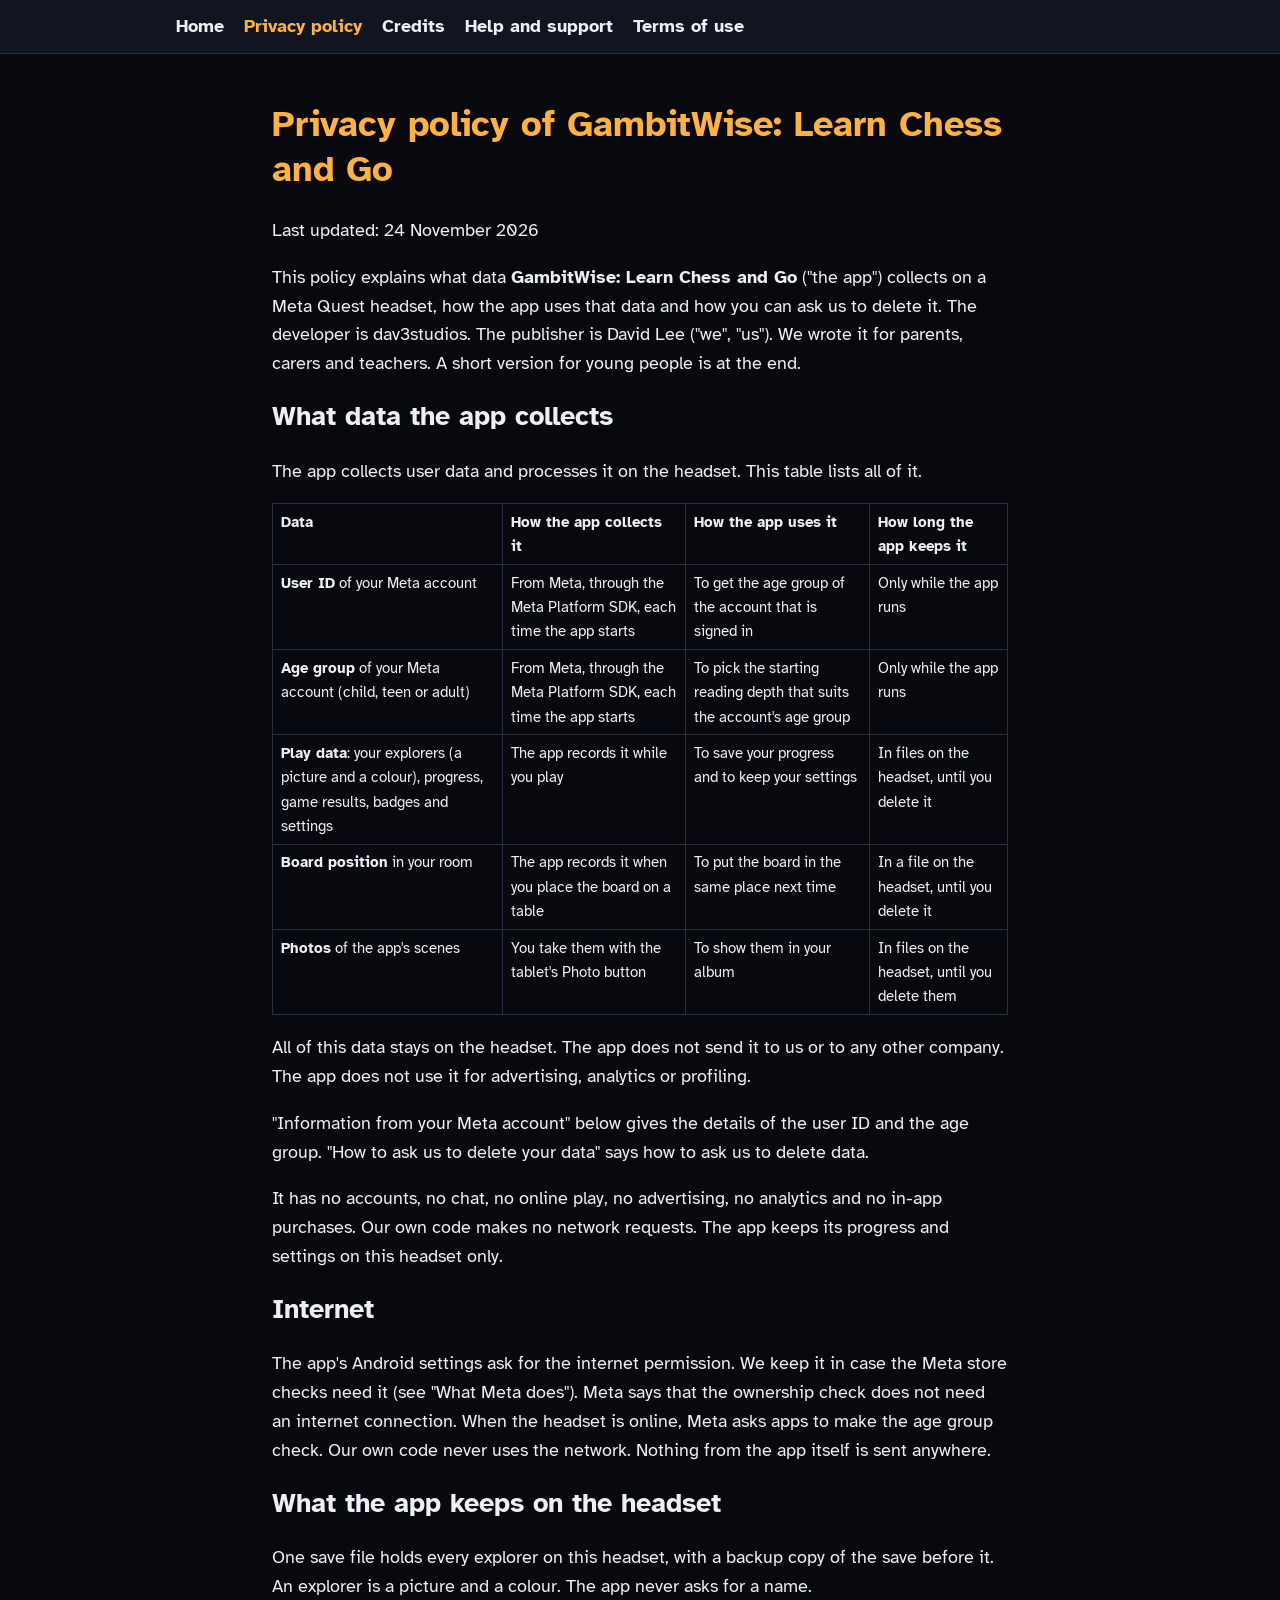
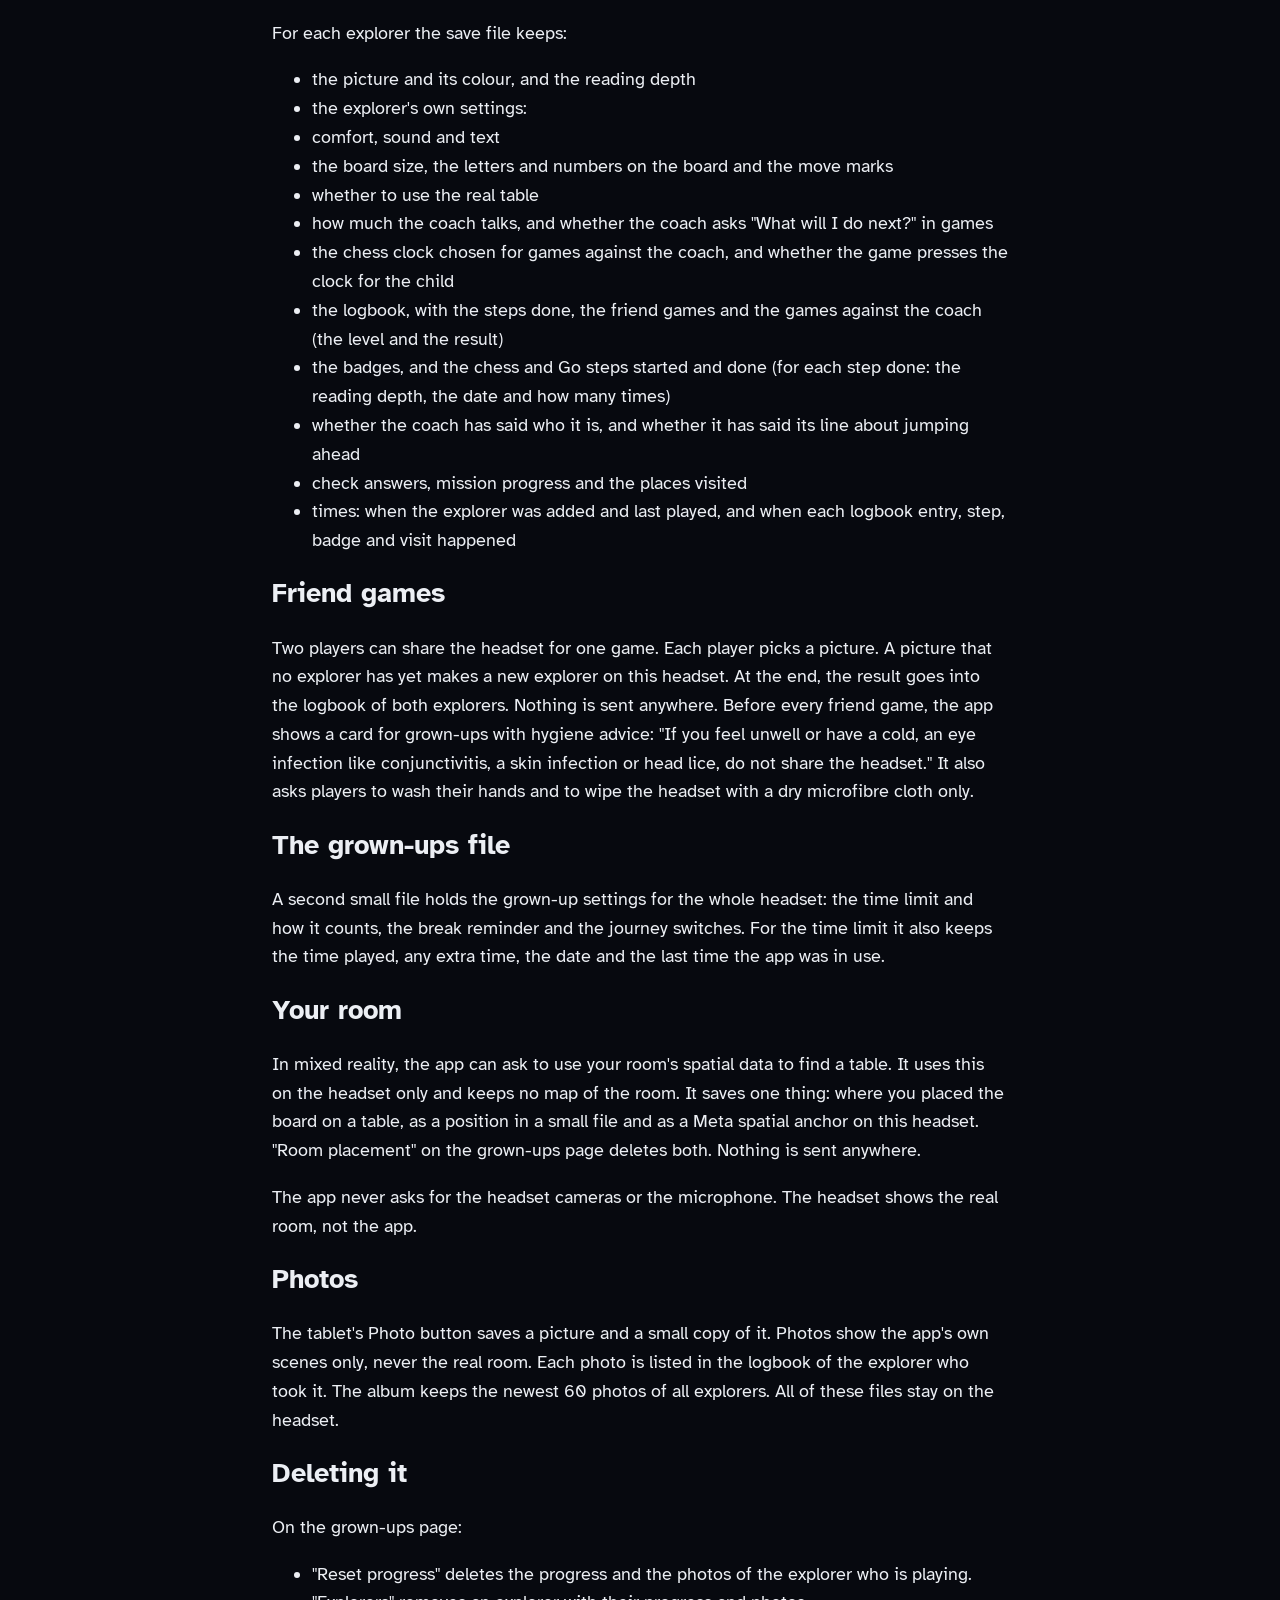
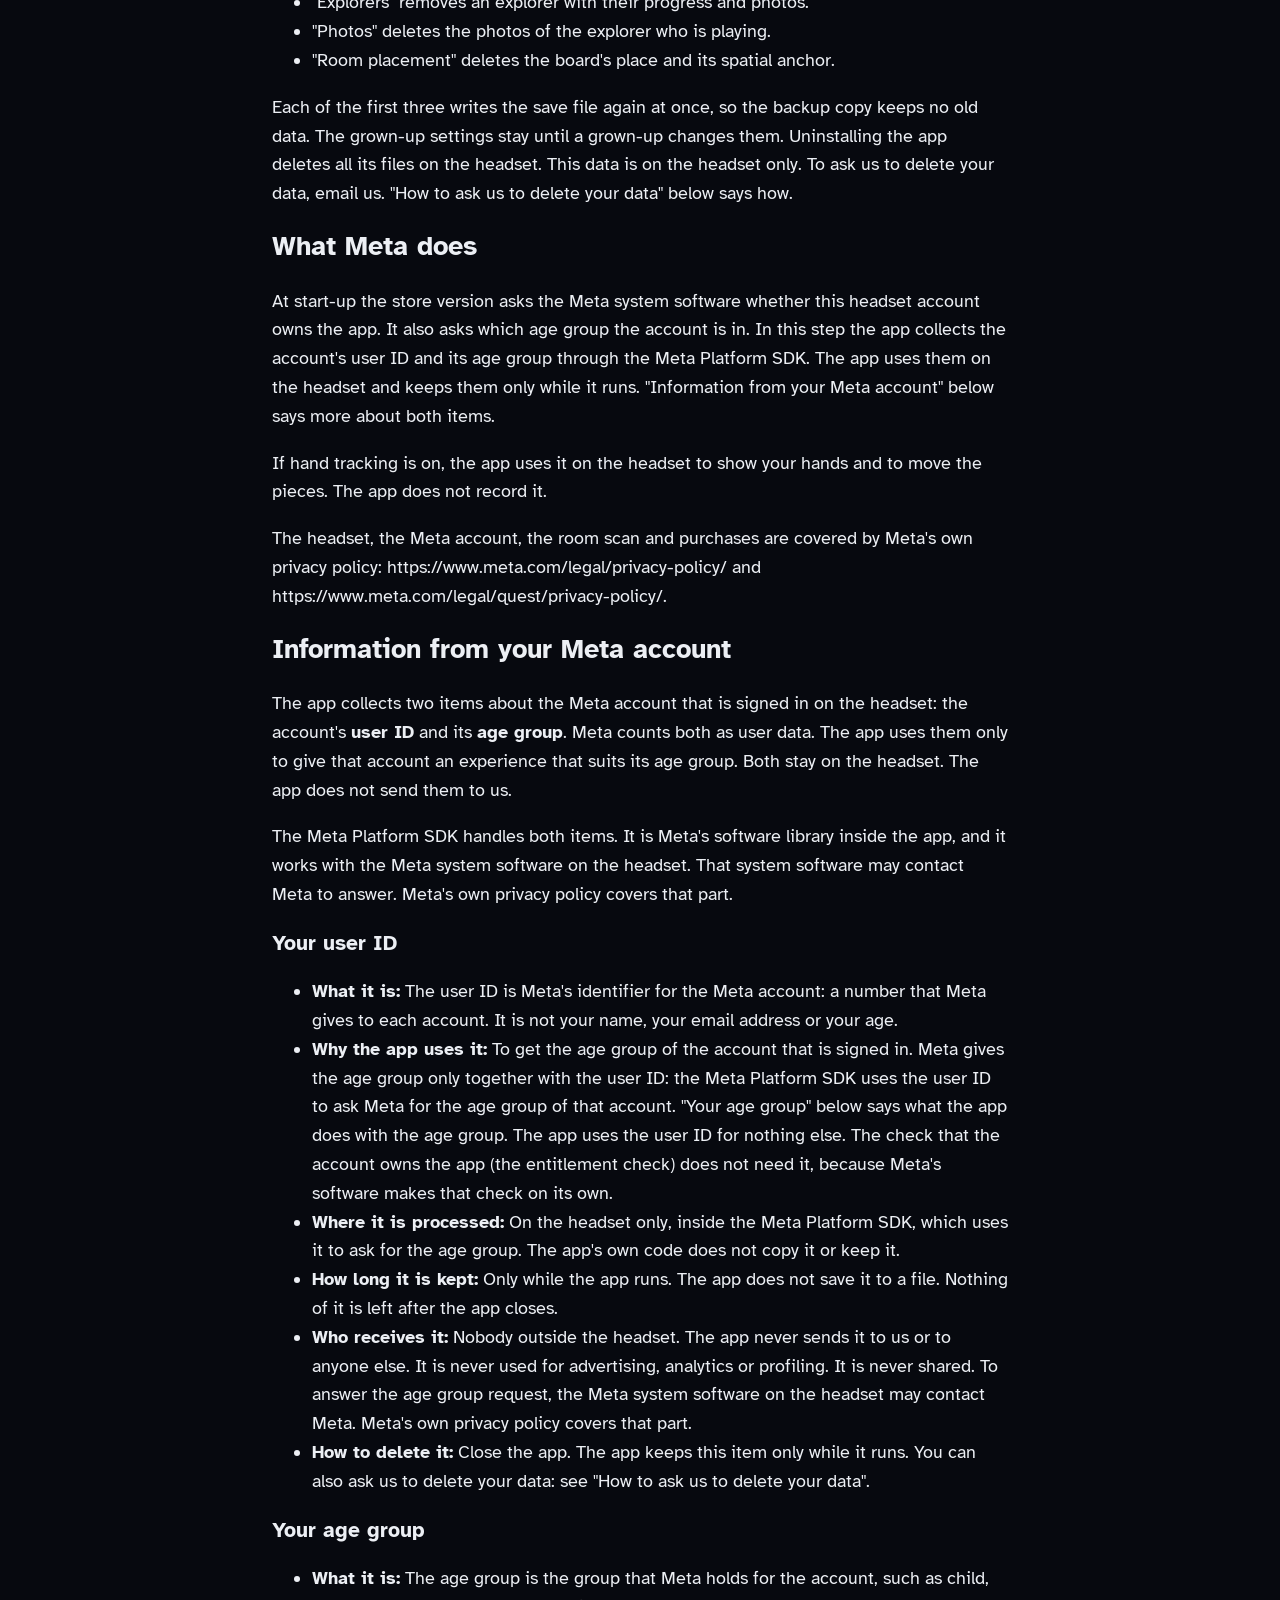
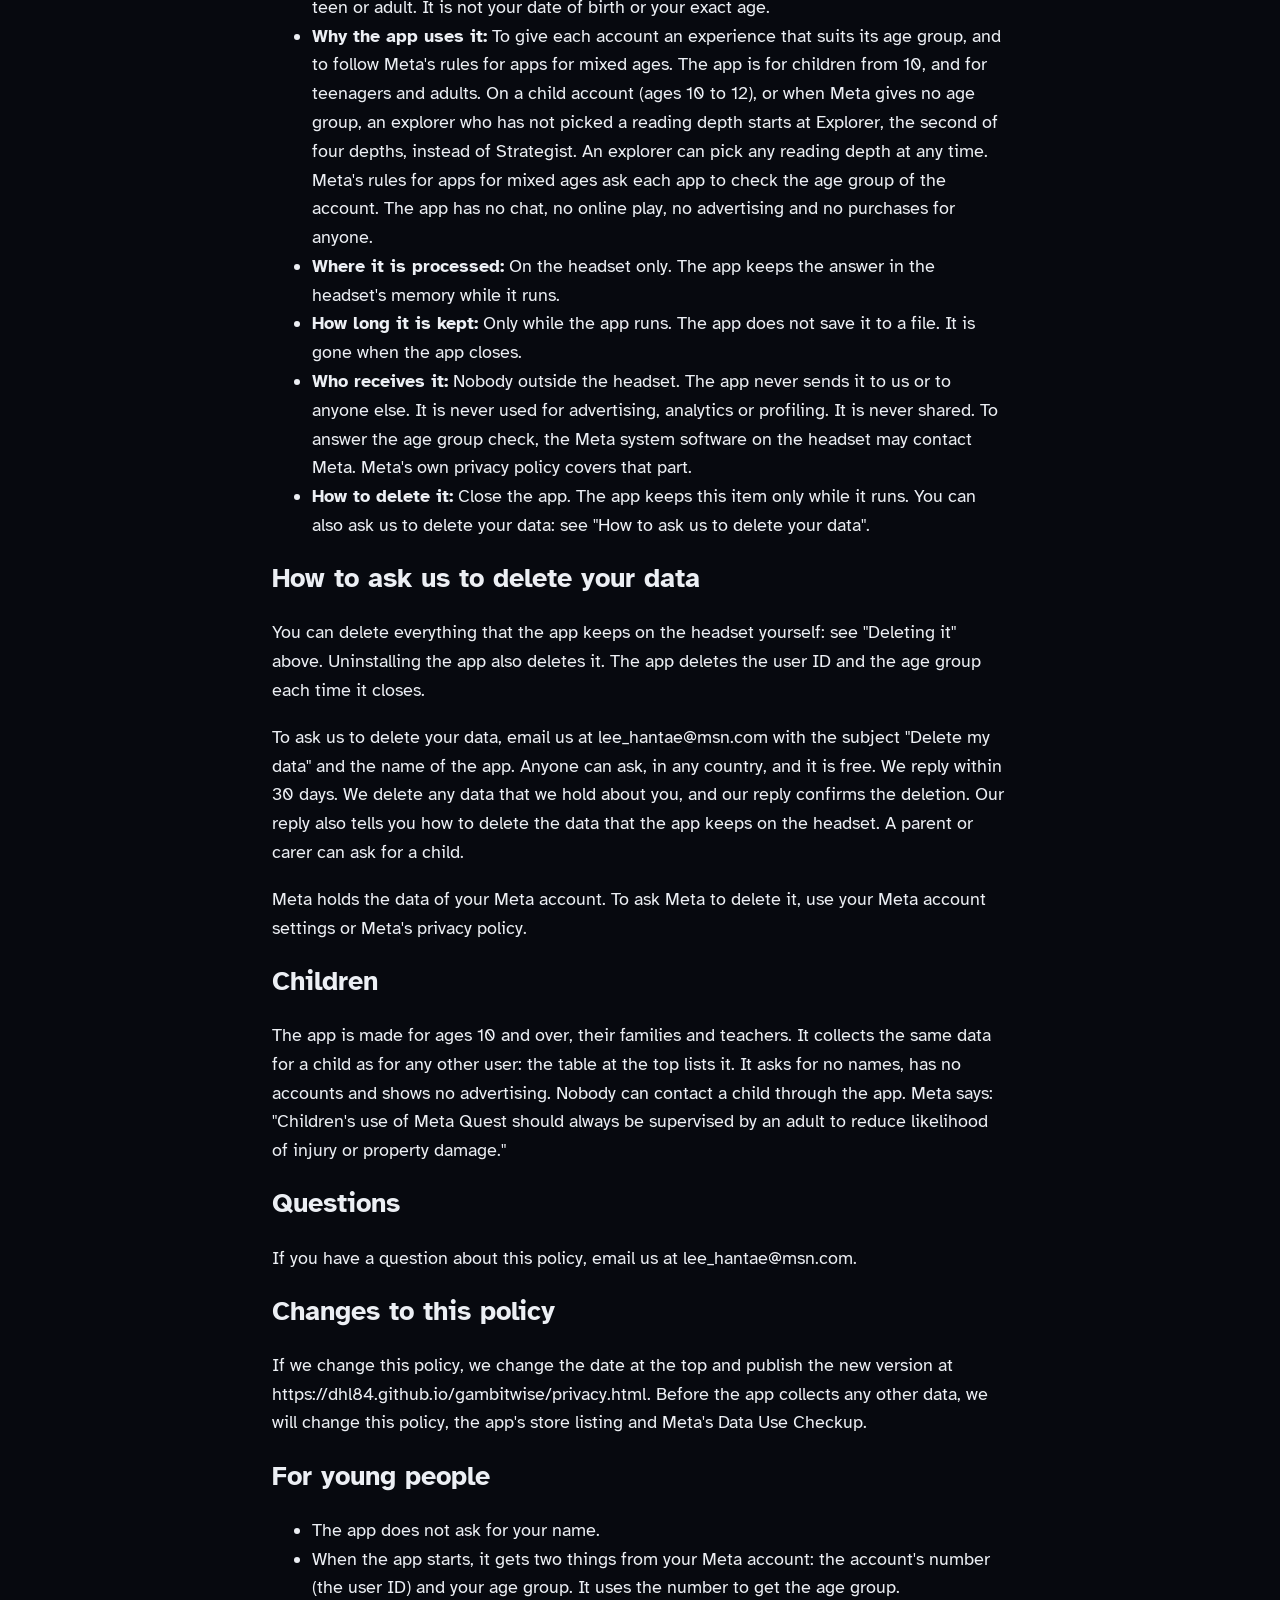
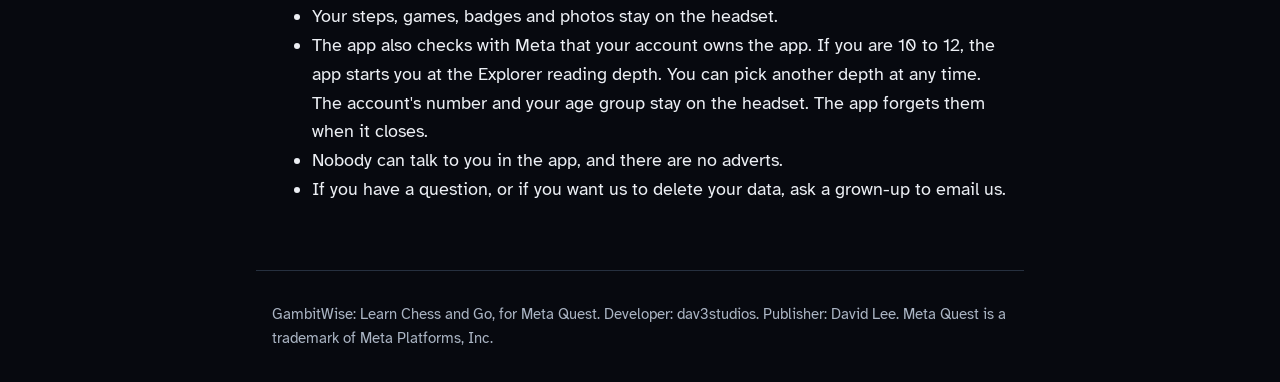
<file: privacy.html>
<!doctype html>
<html lang="en-GB">
<head>
<meta charset="utf-8">
<meta name="viewport" content="width=device-width, initial-scale=1">
<title>Privacy policy | GambitWise</title>
<meta name="description" content="Learn chess and Go one small step at a time, with a spoken coach. Put the board on your real table in mixed reality, or play in a calm virtual room. 27 steps teach the rules with mini-games and puzzles. Then play the coach at five named levels, from First steps to Strong club, or pass the headset to">
<link rel="stylesheet" href="style.css">
<link rel="canonical" href="https://dhl84.github.io/gambitwise/privacy.html">
</head>
<body>
<header><nav><a href="index.html">Home</a> <a href="privacy.html" aria-current="page">Privacy policy</a> <a href="credits.html">Credits</a> <a href="support.html">Help and support</a> <a href="terms.html">Terms of use</a></nav></header>
<main>
<h1>Privacy policy of GambitWise: Learn Chess and Go</h1>
<p>Last updated: 24 November 2026</p>
<p>This policy explains what data <strong>GambitWise: Learn Chess and Go</strong> ("the app") collects on a Meta Quest headset, how the app uses that data and how you can ask us to delete it. The developer is dav3studios. The publisher is David Lee ("we", "us"). We wrote it for parents, carers and teachers. A short version for young people is at the end.</p>
<h2>What data the app collects</h2>
<p>The app collects user data and processes it on the headset. This table lists all of it.</p>
<table>
<thead>
<tr>
<th>Data</th>
<th>How the app collects it</th>
<th>How the app uses it</th>
<th>How long the app keeps it</th>
</tr>
</thead>
<tbody>
<tr>
<td><strong>User ID</strong> of your Meta account</td>
<td>From Meta, through the Meta Platform SDK, each time the app starts</td>
<td>To get the age group of the account that is signed in</td>
<td>Only while the app runs</td>
</tr>
<tr>
<td><strong>Age group</strong> of your Meta account (child, teen or adult)</td>
<td>From Meta, through the Meta Platform SDK, each time the app starts</td>
<td>To pick the starting reading depth that suits the account's age group</td>
<td>Only while the app runs</td>
</tr>
<tr>
<td><strong>Play data</strong>: your explorers (a picture and a colour), progress, game results, badges and settings</td>
<td>The app records it while you play</td>
<td>To save your progress and to keep your settings</td>
<td>In files on the headset, until you delete it</td>
</tr>
<tr>
<td><strong>Board position</strong> in your room</td>
<td>The app records it when you place the board on a table</td>
<td>To put the board in the same place next time</td>
<td>In a file on the headset, until you delete it</td>
</tr>
<tr>
<td><strong>Photos</strong> of the app's scenes</td>
<td>You take them with the tablet's Photo button</td>
<td>To show them in your album</td>
<td>In files on the headset, until you delete them</td>
</tr>
</tbody>
</table>
<p>All of this data stays on the headset. The app does not send it to us or to any other company. The app does not use it for advertising, analytics or profiling.</p>
<p>"Information from your Meta account" below gives the details of the user ID and the age group. "How to ask us to delete your data" says how to ask us to delete data.</p>
<p>It has no accounts, no chat, no online play, no advertising, no analytics and no in-app purchases. Our own code makes no network requests. The app keeps its progress and settings on this headset only.</p>
<h2>Internet</h2>
<p>The app's Android settings ask for the internet permission. We keep it in case the Meta store checks need it (see "What Meta does"). Meta says that the ownership check does not need an internet connection. When the headset is online, Meta asks apps to make the age group check. Our own code never uses the network. Nothing from the app itself is sent anywhere.</p>
<h2>What the app keeps on the headset</h2>
<p>One save file holds every explorer on this headset, with a backup copy of the save before it. An explorer is a picture and a colour. The app never asks for a name.</p>
<p>For each explorer the save file keeps:</p>
<ul>
<li>the picture and its colour, and the reading depth</li>
<li>the explorer's own settings:</li>
<li>comfort, sound and text</li>
<li>the board size, the letters and numbers on the board and the move marks</li>
<li>whether to use the real table</li>
<li>how much the coach talks, and whether the coach asks "What will I do next?" in games</li>
<li>the chess clock chosen for games against the coach, and whether the game presses the clock for the child</li>
<li>the logbook, with the steps done, the friend games and the games against the coach (the level and the result)</li>
<li>the badges, and the chess and Go steps started and done (for each step done: the reading depth, the date and how many times)</li>
<li>whether the coach has said who it is, and whether it has said its line about jumping ahead</li>
<li>check answers, mission progress and the places visited</li>
<li>times: when the explorer was added and last played, and when each logbook entry, step, badge and visit happened</li>
</ul>
<h2>Friend games</h2>
<p>Two players can share the headset for one game. Each player picks a picture. A picture that no explorer has yet makes a new explorer on this headset. At the end, the result goes into the logbook of both explorers. Nothing is sent anywhere. Before every friend game, the app shows a card for grown-ups with hygiene advice: "If you feel unwell or have a cold, an eye infection like conjunctivitis, a skin infection or head lice, do not share the headset." It also asks players to wash their hands and to wipe the headset with a dry microfibre cloth only.</p>
<h2>The grown-ups file</h2>
<p>A second small file holds the grown-up settings for the whole headset: the time limit and how it counts, the break reminder and the journey switches. For the time limit it also keeps the time played, any extra time, the date and the last time the app was in use.</p>
<h2>Your room</h2>
<p>In mixed reality, the app can ask to use your room's spatial data to find a table. It uses this on the headset only and keeps no map of the room. It saves one thing: where you placed the board on a table, as a position in a small file and as a Meta spatial anchor on this headset. "Room placement" on the grown-ups page deletes both. Nothing is sent anywhere.</p>
<p>The app never asks for the headset cameras or the microphone. The headset shows the real room, not the app.</p>
<h2>Photos</h2>
<p>The tablet's Photo button saves a picture and a small copy of it. Photos show the app's own scenes only, never the real room. Each photo is listed in the logbook of the explorer who took it. The album keeps the newest 60 photos of all explorers. All of these files stay on the headset.</p>
<h2>Deleting it</h2>
<p>On the grown-ups page:</p>
<ul>
<li>"Reset progress" deletes the progress and the photos of the explorer who is playing.</li>
<li>"Explorers" removes an explorer with their progress and photos.</li>
<li>"Photos" deletes the photos of the explorer who is playing.</li>
<li>"Room placement" deletes the board's place and its spatial anchor.</li>
</ul>
<p>Each of the first three writes the save file again at once, so the backup copy keeps no old data. The grown-up settings stay until a grown-up changes them. Uninstalling the app deletes all its files on the headset. This data is on the headset only. To ask us to delete your data, email us. "How to ask us to delete your data" below says how.</p>
<h2>What Meta does</h2>
<p>At start-up the store version asks the Meta system software whether this headset account owns the app. It also asks which age group the account is in. In this step the app collects the account's user ID and its age group through the Meta Platform SDK. The app uses them on the headset and keeps them only while it runs. "Information from your Meta account" below says more about both items.</p>
<p>If hand tracking is on, the app uses it on the headset to show your hands and to move the pieces. The app does not record it.</p>
<p>The headset, the Meta account, the room scan and purchases are covered by Meta's own privacy policy: https://www.meta.com/legal/privacy-policy/ and https://www.meta.com/legal/quest/privacy-policy/.</p>
<h2>Information from your Meta account</h2>
<p>The app collects two items about the Meta account that is signed in on the headset: the account's <strong>user ID</strong> and its <strong>age group</strong>. Meta counts both as user data. The app uses them only to give that account an experience that suits its age group. Both stay on the headset. The app does not send them to us.</p>
<p>The Meta Platform SDK handles both items. It is Meta's software library inside the app, and it works with the Meta system software on the headset. That system software may contact Meta to answer. Meta's own privacy policy covers that part.</p>
<h3>Your user ID</h3>
<ul>
<li><strong>What it is:</strong> The user ID is Meta's identifier for the Meta account: a number that Meta gives to each account. It is not your name, your email address or your age.</li>
<li><strong>Why the app uses it:</strong> To get the age group of the account that is signed in. Meta gives the age group only together with the user ID: the Meta Platform SDK uses the user ID to ask Meta for the age group of that account. "Your age group" below says what the app does with the age group. The app uses the user ID for nothing else. The check that the account owns the app (the entitlement check) does not need it, because Meta's software makes that check on its own.</li>
<li><strong>Where it is processed:</strong> On the headset only, inside the Meta Platform SDK, which uses it to ask for the age group. The app's own code does not copy it or keep it.</li>
<li><strong>How long it is kept:</strong> Only while the app runs. The app does not save it to a file. Nothing of it is left after the app closes.</li>
<li><strong>Who receives it:</strong> Nobody outside the headset. The app never sends it to us or to anyone else. It is never used for advertising, analytics or profiling. It is never shared. To answer the age group request, the Meta system software on the headset may contact Meta. Meta's own privacy policy covers that part.</li>
<li><strong>How to delete it:</strong> Close the app. The app keeps this item only while it runs. You can also ask us to delete your data: see "How to ask us to delete your data".</li>
</ul>
<h3>Your age group</h3>
<ul>
<li><strong>What it is:</strong> The age group is the group that Meta holds for the account, such as child, teen or adult. It is not your date of birth or your exact age.</li>
<li><strong>Why the app uses it:</strong> To give each account an experience that suits its age group, and to follow Meta's rules for apps for mixed ages. The app is for children from 10, and for teenagers and adults. On a child account (ages 10 to 12), or when Meta gives no age group, an explorer who has not picked a reading depth starts at Explorer, the second of four depths, instead of Strategist. An explorer can pick any reading depth at any time. Meta's rules for apps for mixed ages ask each app to check the age group of the account. The app has no chat, no online play, no advertising and no purchases for anyone.</li>
<li><strong>Where it is processed:</strong> On the headset only. The app keeps the answer in the headset's memory while it runs.</li>
<li><strong>How long it is kept:</strong> Only while the app runs. The app does not save it to a file. It is gone when the app closes.</li>
<li><strong>Who receives it:</strong> Nobody outside the headset. The app never sends it to us or to anyone else. It is never used for advertising, analytics or profiling. It is never shared. To answer the age group check, the Meta system software on the headset may contact Meta. Meta's own privacy policy covers that part.</li>
<li><strong>How to delete it:</strong> Close the app. The app keeps this item only while it runs. You can also ask us to delete your data: see "How to ask us to delete your data".</li>
</ul>
<h2>How to ask us to delete your data</h2>
<p>You can delete everything that the app keeps on the headset yourself: see "Deleting it" above. Uninstalling the app also deletes it. The app deletes the user ID and the age group each time it closes.</p>
<p>To ask us to delete your data, email us at lee_hantae@msn.com with the subject "Delete my data" and the name of the app. Anyone can ask, in any country, and it is free. We reply within 30 days. We delete any data that we hold about you, and our reply confirms the deletion. Our reply also tells you how to delete the data that the app keeps on the headset. A parent or carer can ask for a child.</p>
<p>Meta holds the data of your Meta account. To ask Meta to delete it, use your Meta account settings or Meta's privacy policy.</p>
<h2>Children</h2>
<p>The app is made for ages 10 and over, their families and teachers. It collects the same data for a child as for any other user: the table at the top lists it. It asks for no names, has no accounts and shows no advertising. Nobody can contact a child through the app. Meta says: "Children's use of Meta Quest should always be supervised by an adult to reduce likelihood of injury or property damage."</p>
<h2>Questions</h2>
<p>If you have a question about this policy, email us at lee_hantae@msn.com.</p>
<h2>Changes to this policy</h2>
<p>If we change this policy, we change the date at the top and publish the new version at https://dhl84.github.io/gambitwise/privacy.html. Before the app collects any other data, we will change this policy, the app's store listing and Meta's Data Use Checkup.</p>
<h2>For young people</h2>
<ul>
<li>The app does not ask for your name.</li>
<li>When the app starts, it gets two things from your Meta account: the account's number (the user ID) and your age group. It uses the number to get the age group.</li>
<li>Your steps, games, badges and photos stay on the headset.</li>
<li>The app also checks with Meta that your account owns the app. If you are 10 to 12, the app starts you at the Explorer reading depth. You can pick another depth at any time. The account's number and your age group stay on the headset. The app forgets them when it closes.</li>
<li>Nobody can talk to you in the app, and there are no adverts.</li>
<li>If you have a question, or if you want us to delete your data, ask a grown-up to email us.</li>
</ul>
</main>
<footer><p>GambitWise: Learn Chess and Go, for Meta Quest. Developer: dav3studios. Publisher: David Lee. Meta Quest is a trademark of Meta Platforms, Inc.</p></footer>
</body>
</html>

<!-- publish 113e01ab83db -->
</file>
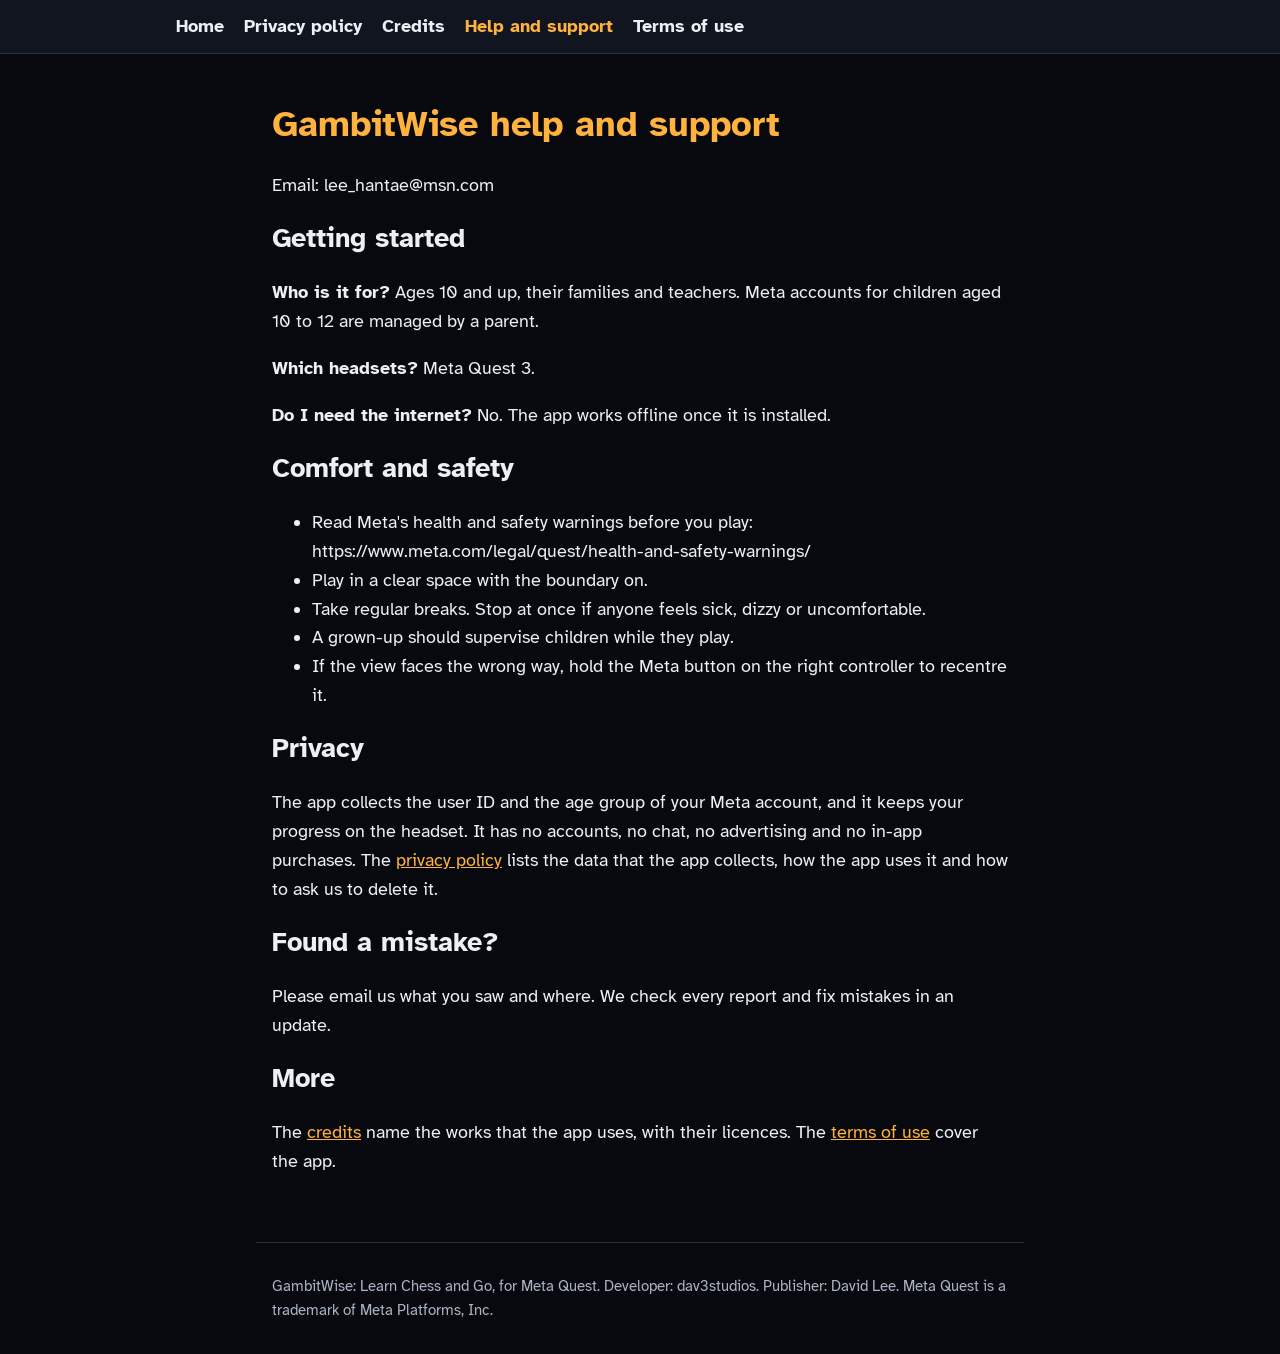
<file: support.html>
<!doctype html>
<html lang="en-GB">
<head>
<meta charset="utf-8">
<meta name="viewport" content="width=device-width, initial-scale=1">
<title>Help and support | GambitWise</title>
<meta name="description" content="Learn chess and Go one small step at a time, with a spoken coach. Put the board on your real table in mixed reality, or play in a calm virtual room. 27 steps teach the rules with mini-games and puzzles. Then play the coach at five named levels, from First steps to Strong club, or pass the headset to">
<link rel="stylesheet" href="style.css">
<link rel="canonical" href="https://dhl84.github.io/gambitwise/support.html">
</head>
<body>
<header><nav><a href="index.html">Home</a> <a href="privacy.html">Privacy policy</a> <a href="credits.html">Credits</a> <a href="support.html" aria-current="page">Help and support</a> <a href="terms.html">Terms of use</a></nav></header>
<main>
<h1>GambitWise help and support</h1>
<p>Email: lee_hantae@msn.com</p>
<h2>Getting started</h2>
<p><strong>Who is it for?</strong> Ages 10 and up, their families and teachers. Meta accounts for children aged 10 to 12 are managed by a parent.</p>
<p><strong>Which headsets?</strong> Meta Quest 3.</p>
<p><strong>Do I need the internet?</strong> No. The app works offline once it is installed.</p>
<h2>Comfort and safety</h2>
<ul>
<li>Read Meta's health and safety warnings before you play: https://www.meta.com/legal/quest/health-and-safety-warnings/</li>
<li>Play in a clear space with the boundary on.</li>
<li>Take regular breaks. Stop at once if anyone feels sick, dizzy or uncomfortable.</li>
<li>A grown-up should supervise children while they play.</li>
<li>If the view faces the wrong way, hold the Meta button on the right controller to recentre it.</li>
</ul>
<h2>Privacy</h2>
<p>The app collects the user ID and the age group of your Meta account, and it keeps your progress on the headset. It has no accounts, no chat, no advertising and no in-app purchases. The <a href="privacy.html">privacy policy</a> lists the data that the app collects, how the app uses it and how to ask us to delete it.</p>
<h2>Found a mistake?</h2>
<p>Please email us what you saw and where. We check every report and fix mistakes in an update.</p>
<h2>More</h2>
<p>The <a href="credits.html">credits</a> name the works that the app uses, with their licences. The <a href="terms.html">terms of use</a> cover the app.</p>
</main>
<footer><p>GambitWise: Learn Chess and Go, for Meta Quest. Developer: dav3studios. Publisher: David Lee. Meta Quest is a trademark of Meta Platforms, Inc.</p></footer>
</body>
</html>
</file>
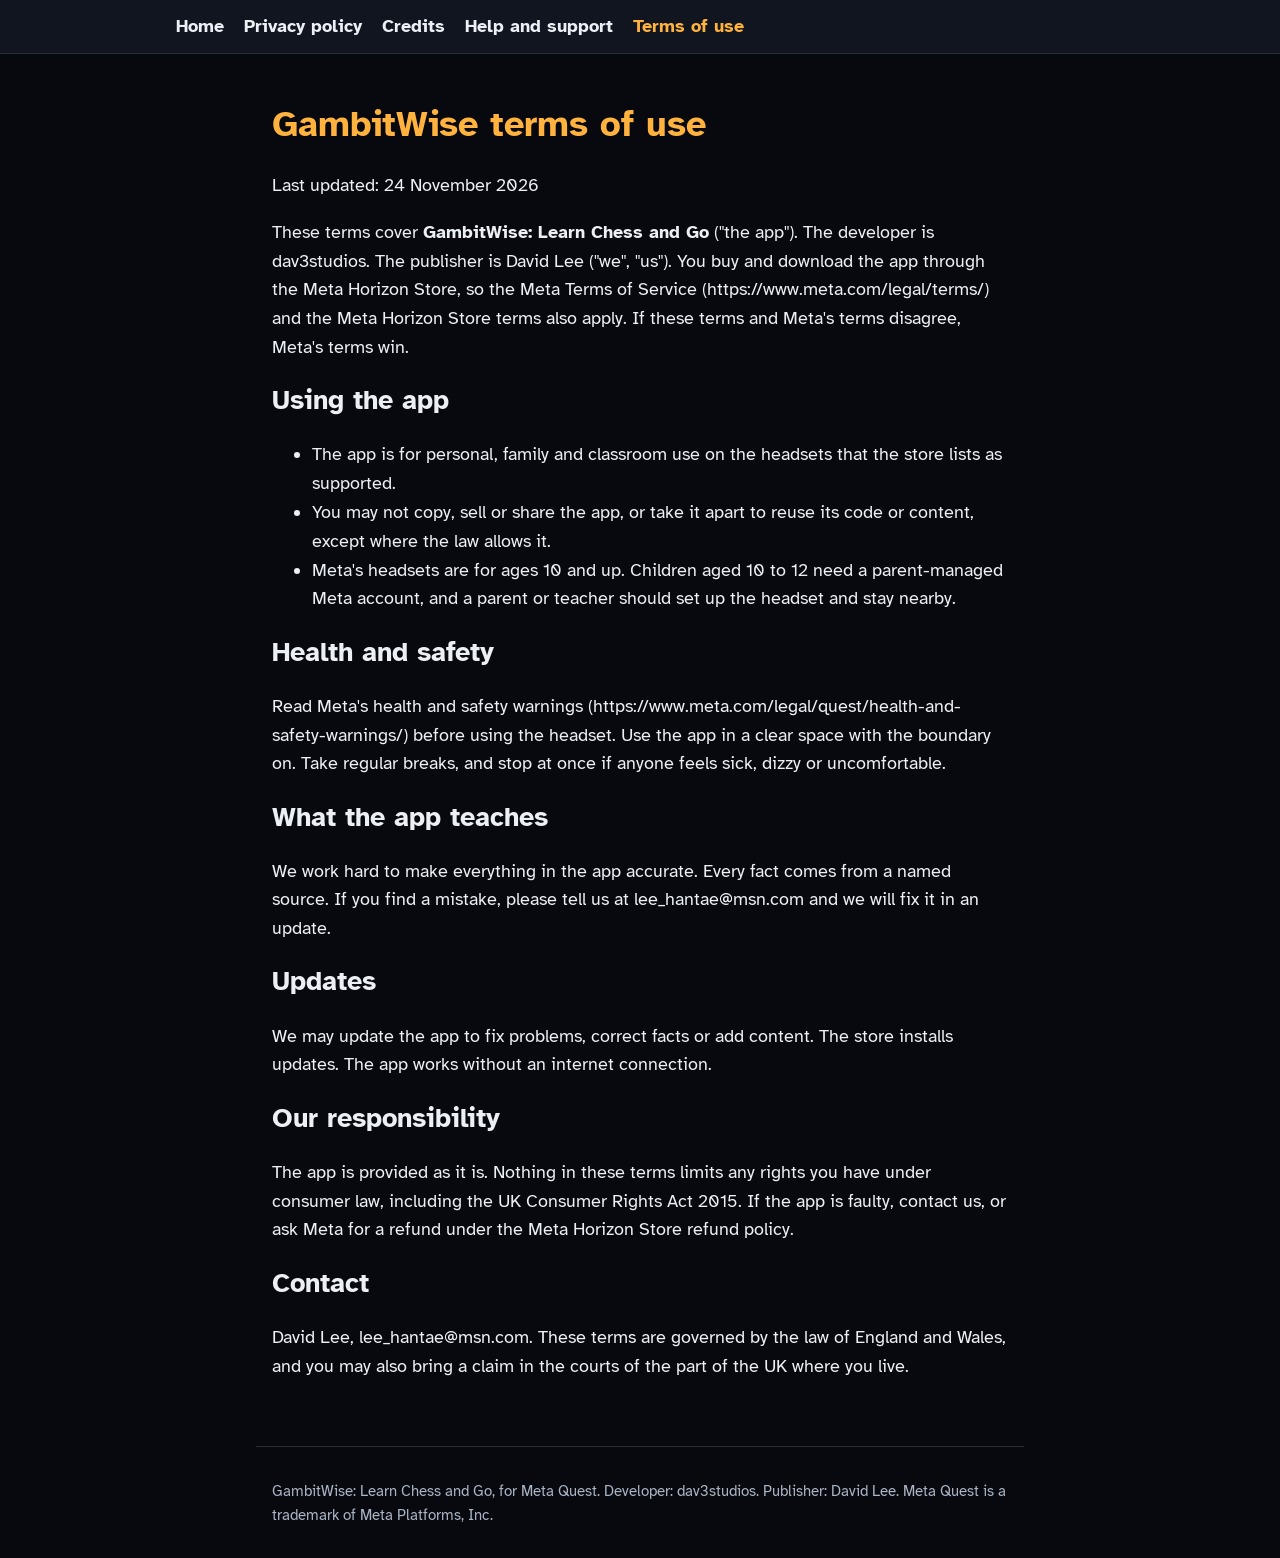
<file: terms.html>
<!doctype html>
<html lang="en-GB">
<head>
<meta charset="utf-8">
<meta name="viewport" content="width=device-width, initial-scale=1">
<title>Terms of use | GambitWise</title>
<meta name="description" content="Learn chess and Go one small step at a time, with a spoken coach. Put the board on your real table in mixed reality, or play in a calm virtual room. 27 steps teach the rules with mini-games and puzzles. Then play the coach at five named levels, from First steps to Strong club, or pass the headset to">
<link rel="stylesheet" href="style.css">
<link rel="canonical" href="https://dhl84.github.io/gambitwise/terms.html">
</head>
<body>
<header><nav><a href="index.html">Home</a> <a href="privacy.html">Privacy policy</a> <a href="credits.html">Credits</a> <a href="support.html">Help and support</a> <a href="terms.html" aria-current="page">Terms of use</a></nav></header>
<main>
<h1>GambitWise terms of use</h1>
<p>Last updated: 24 November 2026</p>
<p>These terms cover <strong>GambitWise: Learn Chess and Go</strong> ("the app"). The developer is dav3studios. The publisher is David Lee ("we", "us"). You buy and download the app through the Meta Horizon Store, so the Meta Terms of Service (https://www.meta.com/legal/terms/) and the Meta Horizon Store terms also apply. If these terms and Meta's terms disagree, Meta's terms win.</p>
<h2>Using the app</h2>
<ul>
<li>The app is for personal, family and classroom use on the headsets that the store lists as supported.</li>
<li>You may not copy, sell or share the app, or take it apart to reuse its code or content, except where the law allows it.</li>
<li>Meta's headsets are for ages 10 and up. Children aged 10 to 12 need a parent-managed Meta account, and a parent or teacher should set up the headset and stay nearby.</li>
</ul>
<h2>Health and safety</h2>
<p>Read Meta's health and safety warnings (https://www.meta.com/legal/quest/health-and-safety-warnings/) before using the headset. Use the app in a clear space with the boundary on. Take regular breaks, and stop at once if anyone feels sick, dizzy or uncomfortable.</p>
<h2>What the app teaches</h2>
<p>We work hard to make everything in the app accurate. Every fact comes from a named source. If you find a mistake, please tell us at lee_hantae@msn.com and we will fix it in an update.</p>
<h2>Updates</h2>
<p>We may update the app to fix problems, correct facts or add content. The store installs updates. The app works without an internet connection.</p>
<h2>Our responsibility</h2>
<p>The app is provided as it is. Nothing in these terms limits any rights you have under consumer law, including the UK Consumer Rights Act 2015. If the app is faulty, contact us, or ask Meta for a refund under the Meta Horizon Store refund policy.</p>
<h2>Contact</h2>
<p>David Lee, lee_hantae@msn.com. These terms are governed by the law of England and Wales, and you may also bring a claim in the courts of the part of the UK where you live.</p>
</main>
<footer><p>GambitWise: Learn Chess and Go, for Meta Quest. Developer: dav3studios. Publisher: David Lee. Meta Quest is a trademark of Meta Platforms, Inc.</p></footer>
</body>
</html>
</file>
<file: style.css>
/* The app's website. Fonts are served from this site: no request to another server. */
@font-face { font-family: "Atkinson Hyperlegible"; src: url("fonts/AtkinsonHyperlegible-Regular.ttf") format("truetype"); font-weight: 400; font-display: swap; }
@font-face { font-family: "Atkinson Hyperlegible"; src: url("fonts/AtkinsonHyperlegible-Bold.ttf") format("truetype"); font-weight: 700; font-display: swap; }
:root { --bg: #07090f; --panel: #10151f; --text: #eceff4; --muted: #aab4c3; --accent: #FFB23E; --rule: #26303f; }
* { box-sizing: border-box; }
body { margin: 0; background: var(--bg); color: var(--text); font-family: "Atkinson Hyperlegible", system-ui, sans-serif; font-size: 1.125rem; line-height: 1.6; }
header { border-bottom: 1px solid var(--rule); background: var(--panel); }
nav { max-width: 60rem; margin: 0 auto; padding: 0.75rem 1rem; display: flex; flex-wrap: wrap; gap: 0.25rem 1.25rem; }
nav a { color: var(--text); text-decoration: none; font-weight: 700; }
nav a[aria-current="page"] { color: var(--accent); }
main { max-width: 48rem; margin: 0 auto; padding: 1.5rem 1rem 3rem; }
h1, h2, h3 { line-height: 1.25; }
h1 { color: var(--accent); }
a { color: var(--accent); }
table { border-collapse: collapse; width: 100%; font-size: 0.95rem; display: block; overflow-x: auto; }
th, td { border: 1px solid var(--rule); padding: 0.35rem 0.5rem; text-align: left; vertical-align: top; }
code { font-size: 0.95em; }
img { max-width: 100%; height: auto; border-radius: 0.5rem; }
figure { margin: 1.5rem 0; }
video { display: block; width: 100%; height: auto; margin: 1rem 0; background: #000; }
figcaption { color: var(--muted); font-size: 0.95rem; }
.store { display: inline-block; margin: 0.5rem 0 1rem; padding: 0.6rem 1.1rem; border-radius: 0.5rem; background: var(--accent); color: var(--bg); font-weight: 700; text-decoration: none; }
footer { max-width: 48rem; margin: 0 auto; padding: 1rem; color: var(--muted); font-size: 0.95rem; border-top: 1px solid var(--rule); }
</file>
